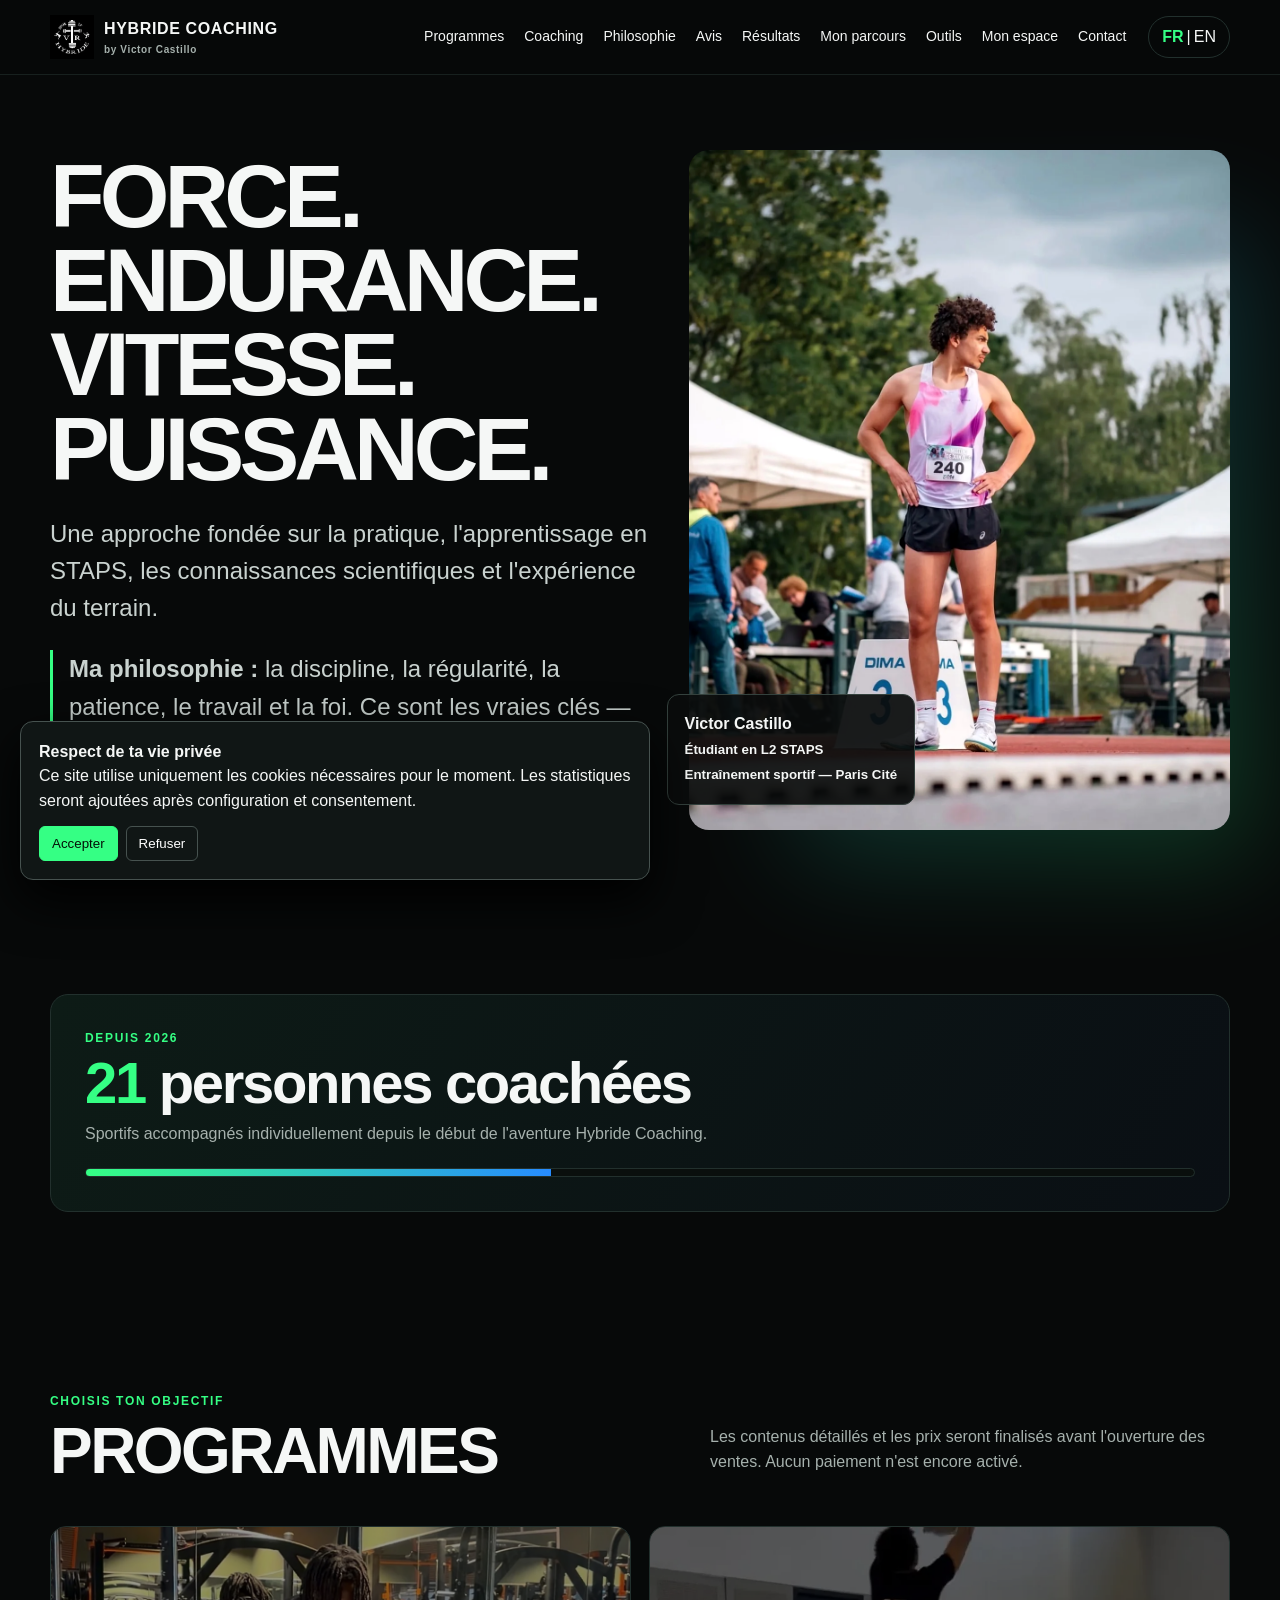
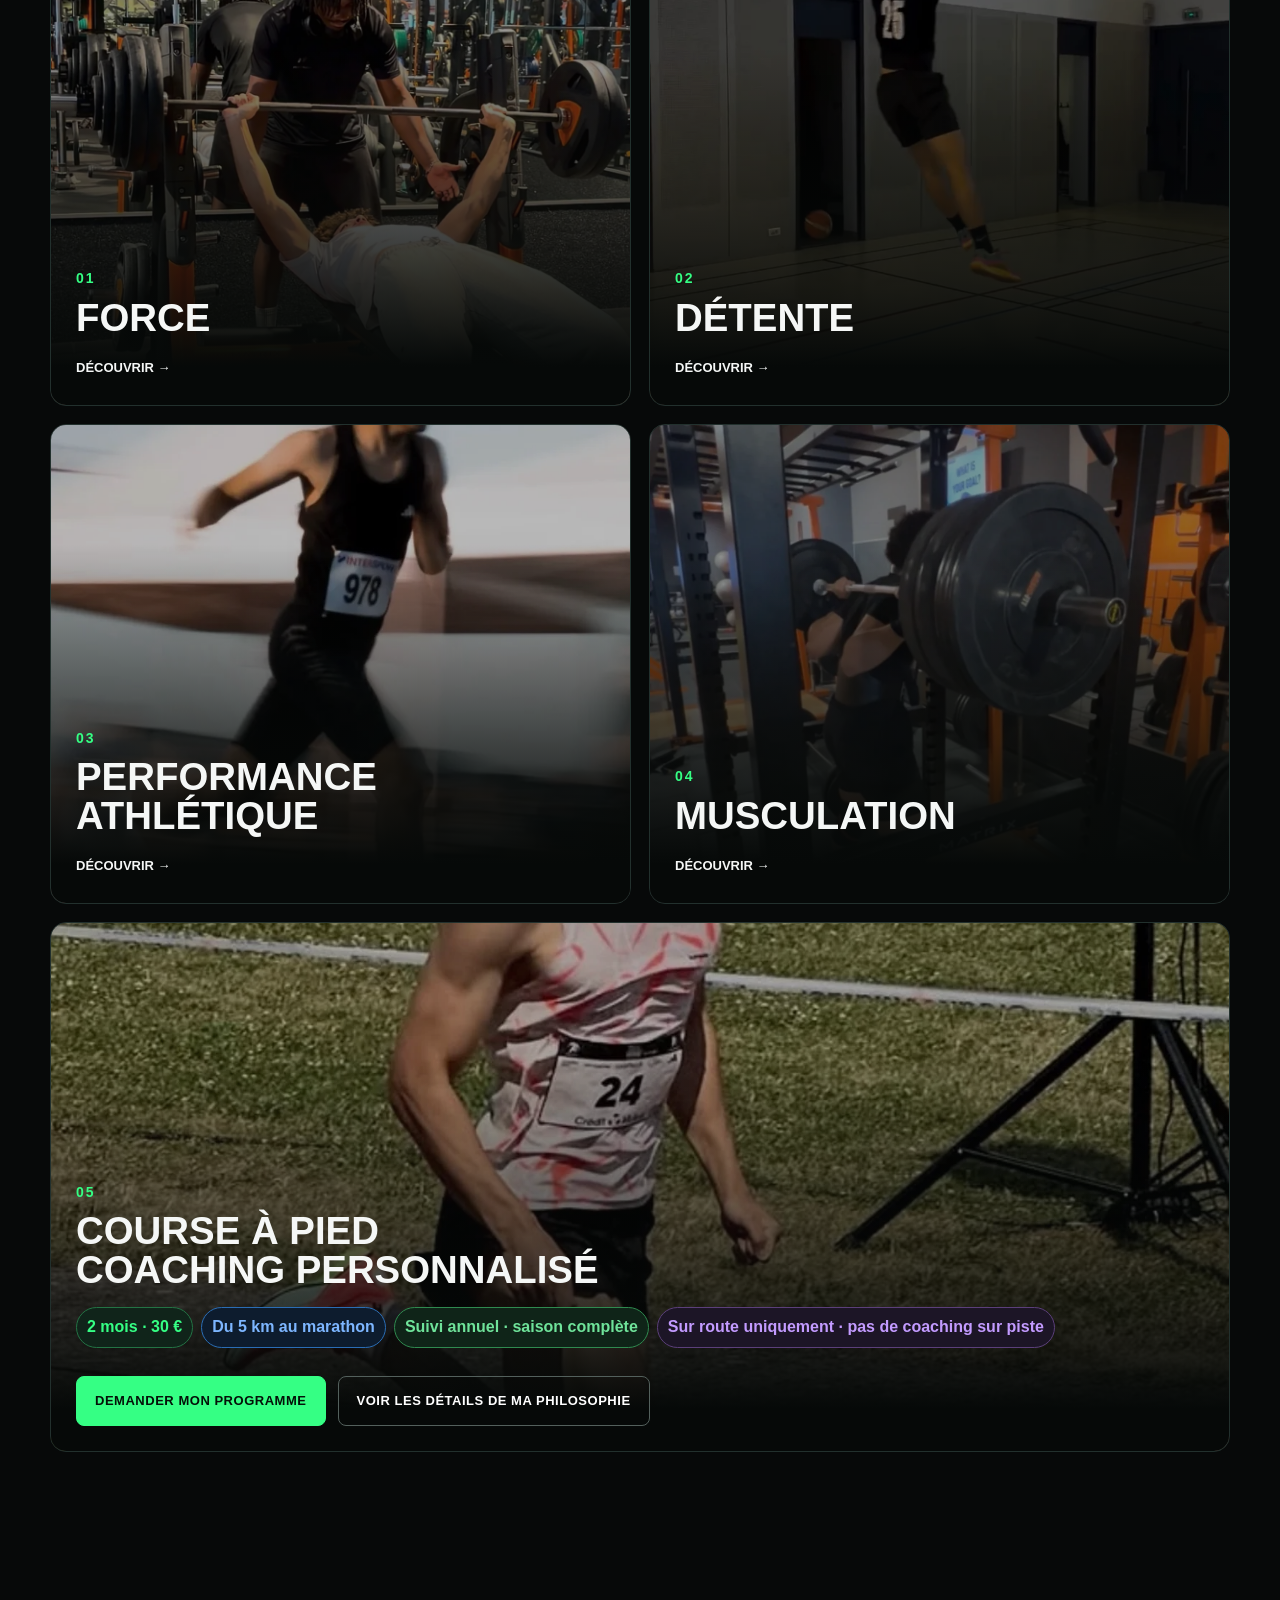
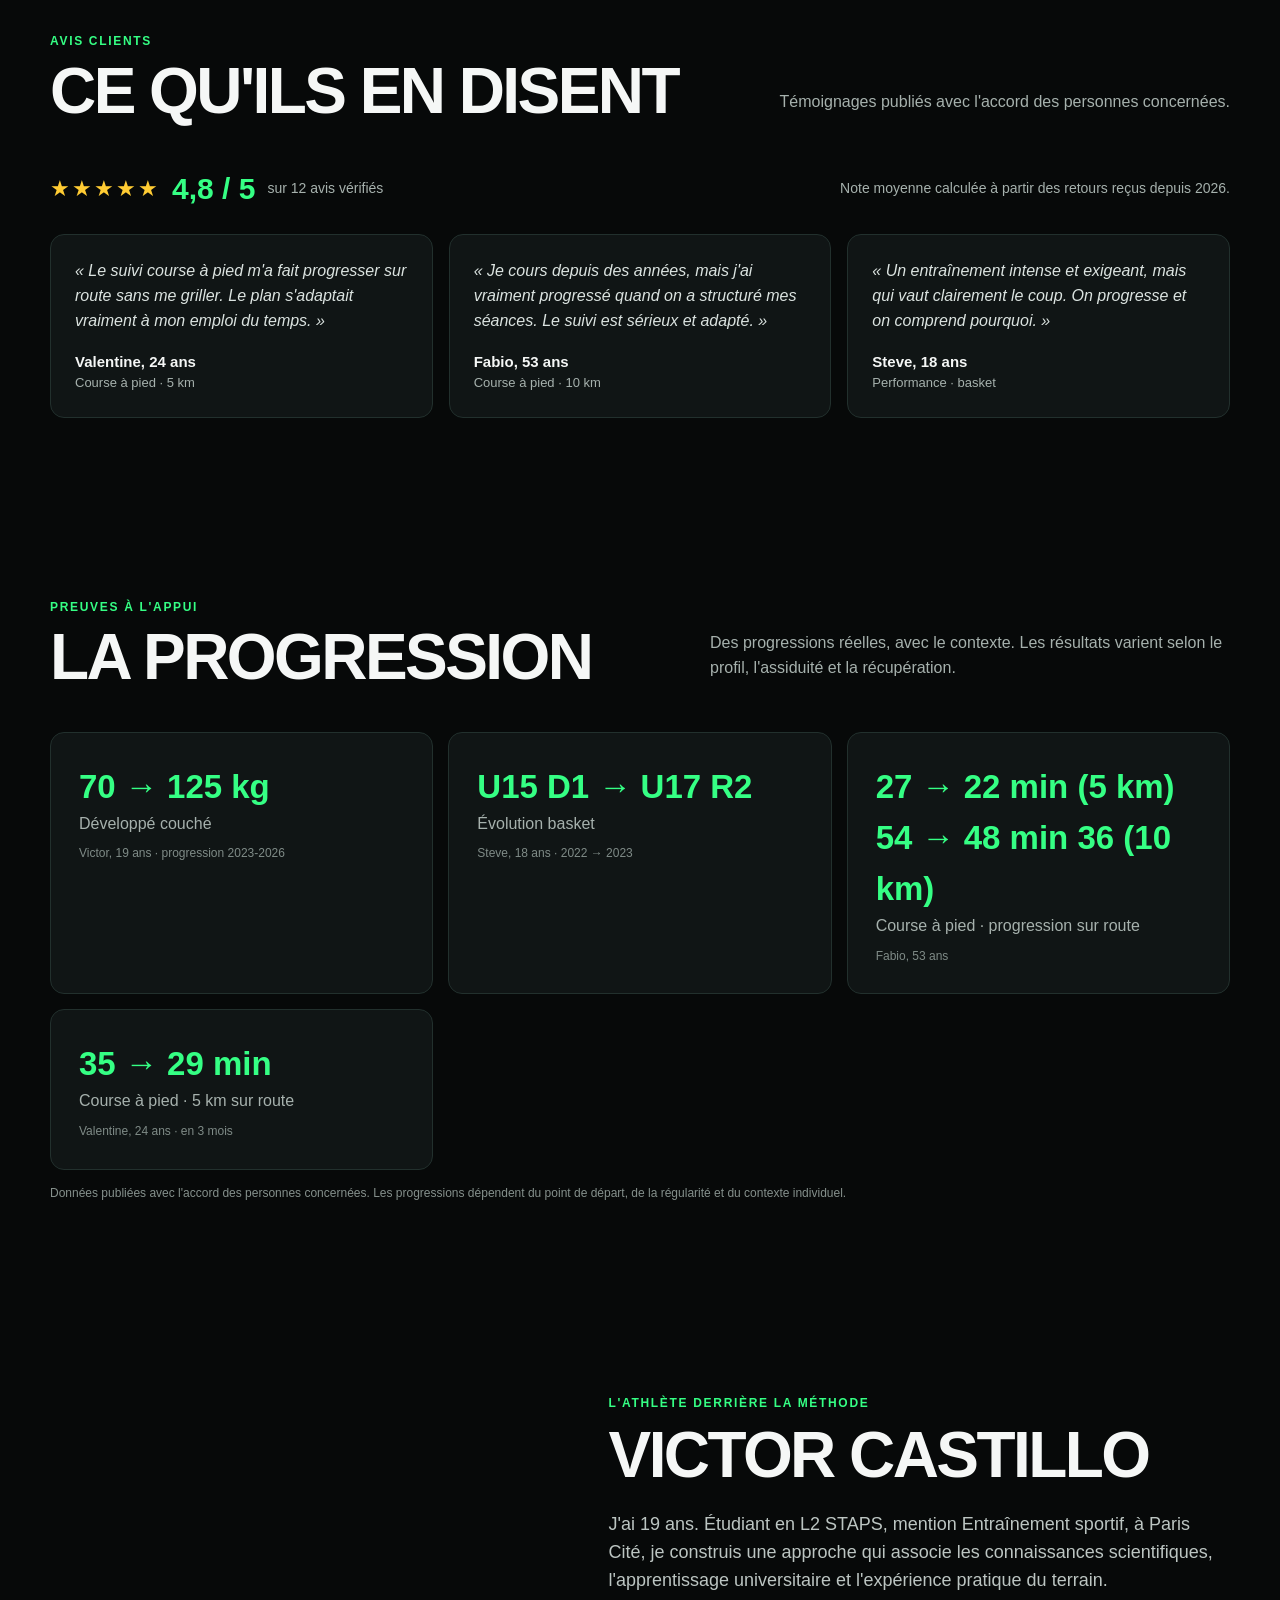
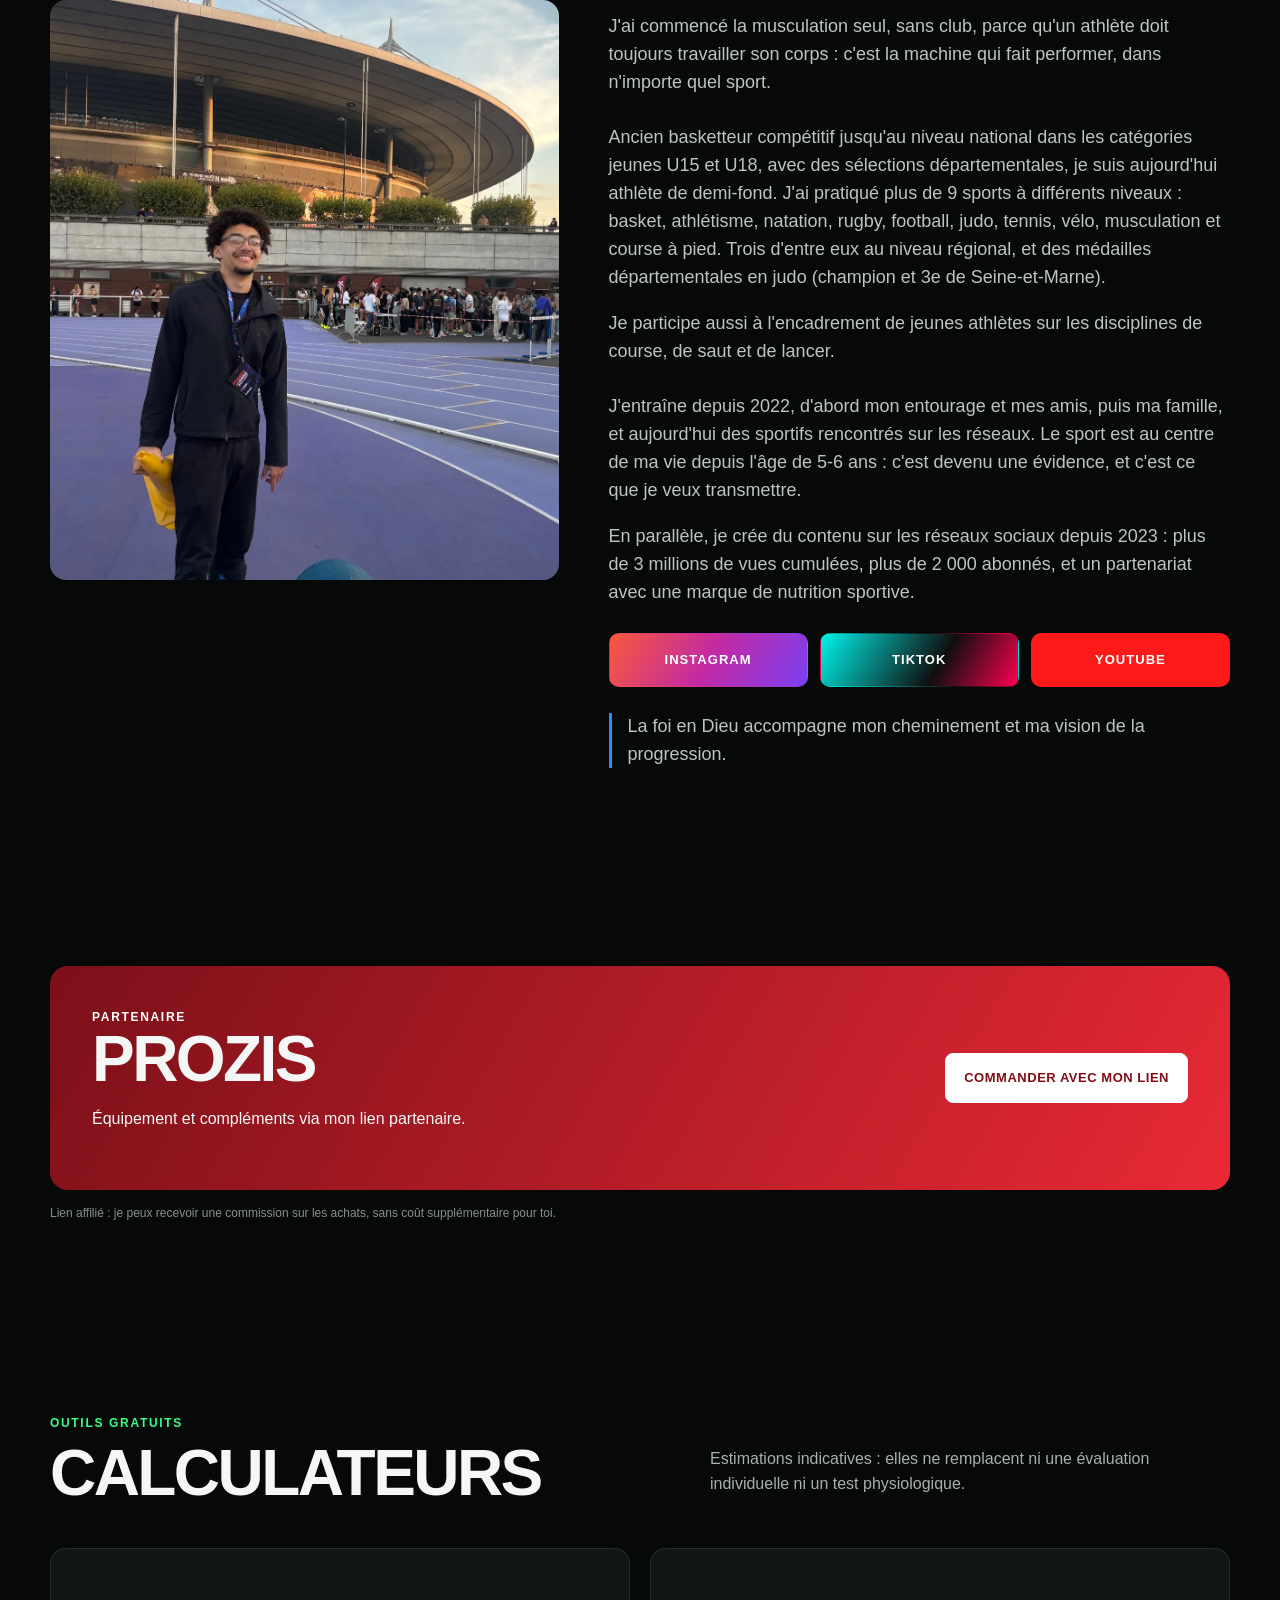
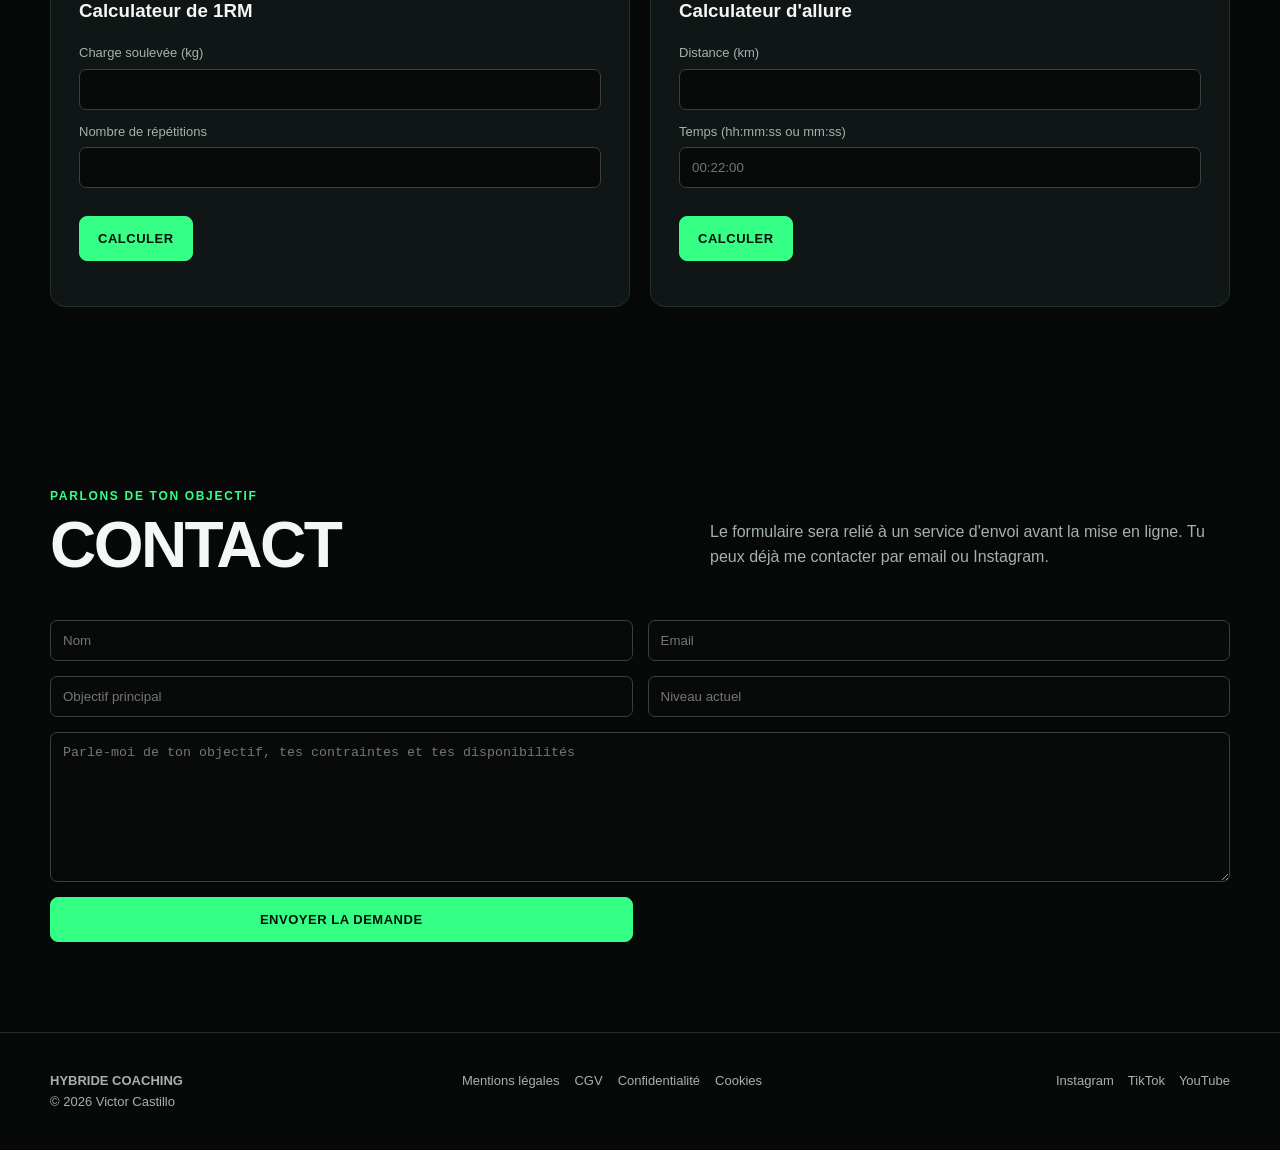
<file: index.html>
<!doctype html><html lang="fr"><head><meta charset="utf-8"><meta name="viewport" content="width=device-width,initial-scale=1"><title>Hybride Coaching — Sportif Hybride | Victor Castillo</title><meta name="description" content="Force, endurance, vitesse, puissance. Une approche fondée sur la pratique, les connaissances scientifiques et l'expérience du terrain. Programmes et coaching personnalisé par Victor Castillo, étudiant en L2 STAPS à Paris Cité."><meta property="og:title" content="Hybride Coaching — La performance se construit. Chaque jour."><meta property="og:description" content="Force. Endurance. Vitesse. Puissance. Programmes et coaching personnalisé."><meta property="og:type" content="website"><link rel="stylesheet" href="style.css"></head><body>
<header class="top"><nav class="nav wrap"><a class="brand" href="index.html"><img src="assets/logo.webp" alt="Logo Hybride Coaching"><span>HYBRIDE COACHING<small>by Victor Castillo</small></span></a><div class="links"><a href="#programmes">Programmes</a><a href="#coaching">Coaching</a><a href="#philosophie">Philosophie</a><a href="#avis">Avis</a><a href="#resultats">Résultats</a><a href="#parcours">Mon parcours</a><a href="#outils">Outils</a><a href="compte.html">Mon espace</a><a href="#contact">Contact</a></div><span class="lang"></span><button class="menu" aria-label="Ouvrir le menu">☰</button></nav></header>

<main>
<section class="wrap hero">
  <div>
    <h1>FORCE. ENDURANCE.<br>VITESSE. PUISSANCE.</h1>
    <p>Une approche fondée sur la pratique, l'apprentissage en STAPS, les connaissances scientifiques et l'expérience du terrain.</p>
    <p class="philo"><b>Ma philosophie :</b> la discipline, la régularité, la patience, le travail et la foi. Ce sont les vraies clés — bien avant n'importe quel programme.</p>
    <div class="buttons"><a class="btn" href="#programmes">DÉCOUVRIR LES PROGRAMMES</a><a class="btn alt" href="#coaching">COACHING PERSONNALISÉ</a></div>
  </div>
  <div class="hero-media"><img src="assets/hero.webp" alt="Victor Castillo sur une piste d'athlétisme"><div class="tag">Victor Castillo<br><small>Étudiant en L2 STAPS<br>Entraînement sportif — Paris Cité</small></div></div>
</section>

<section class="section wrap" id="compteur">
  <div class="counterbox">
    <div><div class="eyebrow">DEPUIS 2026</div><h2><span id="coachedCount">21</span> personnes coachées</h2><p>Sportifs accompagnés individuellement depuis le début de l'aventure Hybride Coaching.</p></div>
    <div class="counterbar"><div class="counterfill" id="counterFill"></div></div>
  </div>
</section>

<section class="section wrap" id="programmes">
  <div class="section-head"><div><div class="eyebrow">CHOISIS TON OBJECTIF</div><h2>PROGRAMMES</h2></div><p>Les contenus détaillés et les prix seront finalisés avant l'ouverture des ventes. Aucun paiement n'est encore activé.</p></div>
  <div class="grid">
    <article class="card"><img src="assets/force.webp" alt="Accompagnement au développé couché"><div class="card-body"><span class="num">01</span><h3>FORCE</h3><a href="#contact">DÉCOUVRIR →</a></div></article>
    <article class="card"><img src="assets/detente.webp" alt="Travail de détente au basket"><div class="card-body"><span class="num">02</span><h3>DÉTENTE</h3><a href="#contact">DÉCOUVRIR →</a></div></article>
    <article class="card"><img class="wide-shot" src="assets/performance.webp" alt="Victor Castillo en course, plan large"><div class="card-body"><span class="num">03</span><h3>PERFORMANCE ATHLÉTIQUE</h3><a href="#contact">DÉCOUVRIR →</a></div></article>
    <article class="card"><img src="assets/musculation.webp" alt="Séance de musculation"><div class="card-body"><span class="num">04</span><h3>MUSCULATION</h3><a href="#contact">DÉCOUVRIR →</a></div></article>
    <article class="card wide" id="coaching"><img class="wide-shot" src="assets/running.webp" alt="Victor Castillo en course sur piste, plan large"><div class="card-body"><span class="num">05</span><h3>COURSE À PIED<br>COACHING PERSONNALISÉ</h3><div class="pills"><span class="pill">2 mois · 30 €</span><span class="pill pill-blue">Du 5 km au marathon</span><span class="pill pill-green2">Suivi annuel · saison complète</span><span class="pill pill-track">Sur route uniquement · pas de coaching sur piste</span></div>
<div class="buttons"><a class="btn" href="#contact">DEMANDER MON PROGRAMME</a><button class="btn alt" id="philoBtn" type="button">VOIR LES DÉTAILS DE MA PHILOSOPHIE</button></div></div></article>
  </div>
</section>


<section class="section wrap philclosed" id="philosophie">
  <div class="section-head"><div><div class="eyebrow">COACHING COURSE À PIED</div><h2>MA PHILOSOPHIE D'ENTRAÎNEMENT</h2></div><p>Un accompagnement construit sur une saison entière, pas sur un programme générique.</p></div>
  <div class="philgrid">
    <div class="philcard"><span class="num">01</span><h3>Une saison complète</h3><p>Le suivi peut couvrir toute une année sportive. On construit sur la durée, avec des cycles qui s'enchaînent au lieu de repartir de zéro.</p></div>
    <div class="philcard"><span class="num">02</span><h3>Hiver : volume</h3><p>En hiver, on construit la base aérobie : plus de volume, des allures faciles, un travail d'endurance qui prépare le reste de la saison.</p></div>
    <div class="philcard"><span class="num">03</span><h3>Été : qualité</h3><p>En été, le volume baisse et la qualité monte : allures plus rapides, travail de vitesse et d'explosivité, pour être complet.</p></div>
    <div class="philcard"><span class="num">04</span><h3>Mes points forts d'abord</h3><p>Je travaille d'abord ce que tu fais déjà bien. Un point fort solidifié devient une arme, et tire le reste vers le haut.</p></div>
    <div class="philcard"><span class="num">05</span><h3>Volume adapté au niveau</h3><p>Selon ton niveau et ton emploi du temps, le nombre de séances par semaine varie de 3 à 6. Jamais moins de 3, jamais plus de 6.</p></div>
    <div class="philcard"><span class="num">06</span><h3>Entraînement croisé</h3><p>Vélo et musculation ajoutent du volume sans ajouter de fatigue excessive ni de risque de blessure. La musculation sert aussi à prévenir les blessures.</p></div>
    <div class="philcard"><span class="num">07</span><h3>Décharge toutes les 4 semaines</h3><p>Toutes les 4 semaines, une semaine allégée pour assimiler le travail et éviter la stagnation.</p></div>
    <div class="philcard"><span class="num">08</span><h3>Double projet possible</h3><p>On peut viser plusieurs distances dans la même saison : par exemple un 10 km et un semi, chacun avec sa préparation spécifique.</p></div>
  </div>
  <div class="philex">
    <div class="eyebrow">EXEMPLE RÉEL</div>
    <h3>Comment ça s'est passé pour Fabio</h3>
    <p>Un exemple concret d'organisation sur une saison, avec ses contraintes de vie et son emploi du temps.</p>
    <div class="philgrid small">
      <div class="philcard"><h3>La semaine</h3><p>Deux séances de course en période générale, trois en période proche de compétition, deux en affûtage. Deux à trois séances de musculation, plus une sortie vélo le week-end quand c'était possible.</p></div>
      <div class="philcard"><h3>Le volume</h3><p>15 km par semaine au départ, jusqu'à 30 km maximum. Une progression très graduelle, sans forcer.</p></div>
      <div class="philcard"><h3>Les objectifs</h3><p>Des cycles enchaînés, avec une course environ tous les deux mois. De quoi rester motivé sans s'épuiser.</p></div>
      <div class="philcard"><h3>L'affûtage</h3><p>Avant une course : moins de musculation, plus de travail spécifique, même volume mais plus de qualité, pour être prêt le jour J.</p></div>
    </div>
    <p class="notice">Chaque plan est construit sur mesure. Cet exemple montre une organisation possible, pas un modèle à reproduire à l'identique.</p>
  </div>
</section>

<section class="section wrap" id="avis">
  <div class="section-head"><div><div class="eyebrow">AVIS CLIENTS</div><h2>CE QU'ILS EN DISENT</h2></div><p>Témoignages publiés avec l'accord des personnes concernées.</p></div>
  <div class="avistop">
    <div class="note"><span class="stars">★★★★★</span><b>4,8 / 5</b><span class="muted">sur 12 avis vérifiés</span></div>
    <div class="muted">Note moyenne calculée à partir des retours reçus depuis 2026.</div>
  </div>
  <div class="avislist">
    <figure class="avis"><blockquote>« Le suivi course à pied m'a fait progresser sur route sans me griller. Le plan s'adaptait vraiment à mon emploi du temps. »</blockquote><figcaption><b>Valentine, 24 ans</b><span>Course à pied · 5 km</span></figcaption></figure>
    <figure class="avis"><blockquote>« Je cours depuis des années, mais j'ai vraiment progressé quand on a structuré mes séances. Le suivi est sérieux et adapté. »</blockquote><figcaption><b>Fabio, 53 ans</b><span>Course à pied · 10 km</span></figcaption></figure>
    <figure class="avis"><blockquote>« Un entraînement intense et exigeant, mais qui vaut clairement le coup. On progresse et on comprend pourquoi. »</blockquote><figcaption><b>Steve, 18 ans</b><span>Performance · basket</span></figcaption></figure>
  </div>
</section>

<section class="section wrap" id="resultats">
  <div class="section-head"><div><div class="eyebrow">PREUVES À L'APPUI</div><h2>LA PROGRESSION</h2></div><p>Des progressions réelles, avec le contexte. Les résultats varient selon le profil, l'assiduité et la récupération.</p></div>
  <div class="proofs">
    <div class="proof"><strong>70 → 125 kg</strong><span>Développé couché</span><small>Victor, 19 ans · progression 2023-2026</small></div>
    <div class="proof"><strong>U15 D1 → U17 R2</strong><span>Évolution basket</span><small>Steve, 18 ans · 2022 → 2023</small></div>
    <div class="proof"><strong>27 → 22 min (5 km)<br>54 → 48 min 36 (10 km)</strong><span>Course à pied · progression sur route</span><small>Fabio, 53 ans</small></div>
    <div class="proof"><strong>35 → 29 min</strong><span>Course à pied · 5 km sur route</span><small>Valentine, 24 ans · en 3 mois</small></div>
  </div>
  <p class="notice">Données publiées avec l'accord des personnes concernées. Les progressions dépendent du point de départ, de la régularité et du contexte individuel.</p>
</section>

<section class="section wrap split" id="parcours">
  <img src="assets/coach.webp" alt="Victor Castillo lors d'un événement d'athlétisme">
  <div class="copy">
    <div class="eyebrow">L'ATHLÈTE DERRIÈRE LA MÉTHODE</div>
    <h2>VICTOR CASTILLO</h2>
    <p>J'ai 19 ans. Étudiant en L2 STAPS, mention Entraînement sportif, à Paris Cité, je construis une approche qui associe les connaissances scientifiques, l'apprentissage universitaire et l'expérience pratique du terrain.</p>
    <p>J'ai commencé la musculation seul, sans club, parce qu'un athlète doit toujours travailler son corps : c'est la machine qui fait performer, dans n'importe quel sport.<br><br>Ancien basketteur compétitif jusqu'au niveau national dans les catégories jeunes U15 et U18, avec des sélections départementales, je suis aujourd'hui athlète de demi-fond. J'ai pratiqué plus de 9 sports à différents niveaux : basket, athlétisme, natation, rugby, football, judo, tennis, vélo, musculation et course à pied. Trois d'entre eux au niveau régional, et des médailles départementales en judo (champion et 3e de Seine-et-Marne).</p>
    <p>Je participe aussi à l'encadrement de jeunes athlètes sur les disciplines de course, de saut et de lancer.<br><br>J'entraîne depuis 2022, d'abord mon entourage et mes amis, puis ma famille, et aujourd'hui des sportifs rencontrés sur les réseaux. Le sport est au centre de ma vie depuis l'âge de 5-6 ans : c'est devenu une évidence, et c'est ce que je veux transmettre.</p>
    <p>En parallèle, je crée du contenu sur les réseaux sociaux depuis 2023 : plus de 3 millions de vues cumulées, plus de 2 000 abonnés, et un partenariat avec une marque de nutrition sportive.</p>
    <div class="socials big">
      <a class="social insta" href="https://www.instagram.com/sportifhybride" target="_blank" rel="noopener">INSTAGRAM</a>
      <a class="social tiktok" href="https://www.tiktok.com/@sportifhybride" target="_blank" rel="noopener">TIKTOK</a>
      <a class="social yt" href="https://www.youtube.com/@victor800m" target="_blank" rel="noopener">YOUTUBE</a>
    </div>
    <p class="faith">La foi en Dieu accompagne mon cheminement et ma vision de la progression.</p>
  </div>
</section>

<section class="section wrap" id="sponsor">
  <div class="prozis"><div><div class="eyebrow" style="color:white">PARTENAIRE</div><h2>PROZIS</h2><p>Équipement et compléments via mon lien partenaire.</p></div><a class="btn" href="https://prozis.com/1v2C6" target="_blank" rel="sponsored noopener">COMMANDER AVEC MON LIEN</a></div>
  <p class="notice">Lien affilié : je peux recevoir une commission sur les achats, sans coût supplémentaire pour toi.</p>
</section>

<section class="section wrap" id="outils">
  <div class="section-head"><div><div class="eyebrow">OUTILS GRATUITS</div><h2>CALCULATEURS</h2></div><p>Estimations indicatives : elles ne remplacent ni une évaluation individuelle ni un test physiologique.</p></div>
  <div class="tools">
    <div class="tool"><h3>Calculateur de 1RM</h3><label for="rmWeight">Charge soulevée (kg)</label><input id="rmWeight" type="number" min="1"><label for="rmReps">Nombre de répétitions</label><input id="rmReps" type="number" min="1" max="15"><div class="buttons"><button class="btn" id="rmBtn">CALCULER</button></div><div class="result" id="rmOut"></div></div>
    <div class="tool"><h3>Calculateur d'allure</h3><label for="distance">Distance (km)</label><input id="distance" type="number" step="0.01" min="0.1"><label for="time">Temps (hh:mm:ss ou mm:ss)</label><input id="time" placeholder="00:22:00"><div class="buttons"><button class="btn" id="paceBtn">CALCULER</button></div><div class="result" id="paceOut"></div></div>
  </div>
</section>

<section class="section wrap" id="contact">
  <div class="section-head"><div><div class="eyebrow">PARLONS DE TON OBJECTIF</div><h2>CONTACT</h2></div><p>Le formulaire sera relié à un service d'envoi avant la mise en ligne. Tu peux déjà me contacter par email ou Instagram.</p></div>
  <form class="contact" action="mailto:castillovictor77600@gmail.com" method="post" enctype="text/plain"><input name="nom" placeholder="Name" data-ph-fr="Nom" required><input name="email" type="email" placeholder="Email" data-ph-fr="Email" required><input name="objectif" placeholder="Main goal" data-ph-fr="Objectif principal"><input name="niveau" placeholder="Current level" data-ph-fr="Niveau actuel"><textarea name="message" placeholder="Tell me about your goal, your constraints and your availability" data-ph-fr="Parle-moi de ton objectif, tes contraintes et tes disponibilités" required></textarea><button class="btn" type="submit">ENVOYER LA DEMANDE</button></form>
</section>
</main>
<footer class="footer"><div class="wrap footer-row"><div><b>HYBRIDE COACHING</b><br>© 2026 Victor Castillo</div><div class="legal"><a href="mentions-legales.html">Mentions légales</a><a href="cgv.html">CGV</a><a href="confidentialite.html">Confidentialité</a><a href="cookies.html">Cookies</a></div><div class="socials"><a href="https://www.instagram.com/sportifhybride" target="_blank" rel="noopener">Instagram</a><a href="https://www.tiktok.com/@sportifhybride" target="_blank" rel="noopener">TikTok</a><a href="https://www.youtube.com/@victor800m" target="_blank" rel="noopener">YouTube</a></div></div></footer>
<div class="cookie"><b>Respect de ta vie privée</b><div>Ce site utilise uniquement les cookies nécessaires pour le moment. Les statistiques seront ajoutées après configuration et consentement.</div><div class="cookie-actions"><button class="ok" data-cookie="necessary">Accepter</button><button data-cookie="refused">Refuser</button></div></div>
<script src="script.js"></script>
</body></html>
</file>
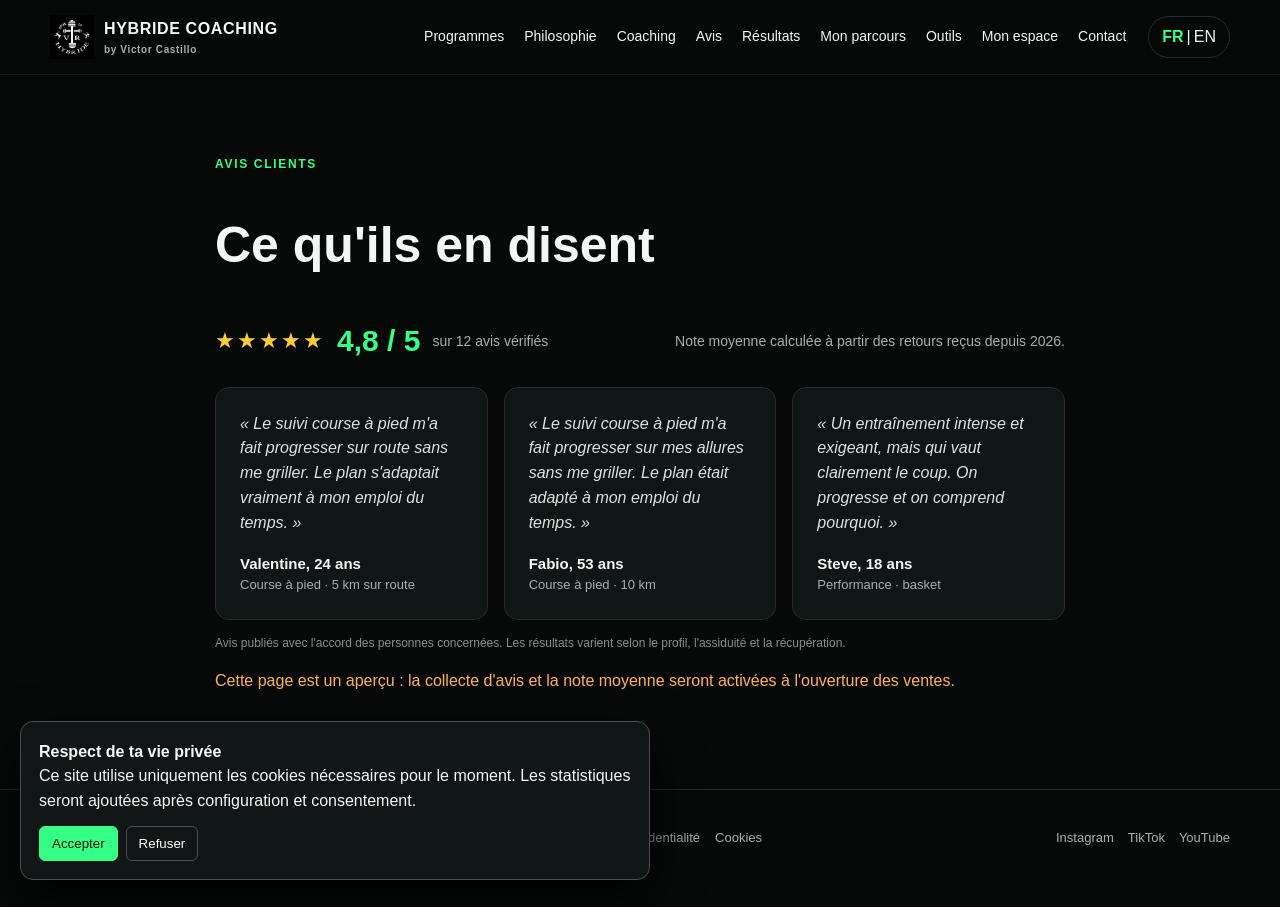
<file: avis.html>
<!doctype html><html lang="fr"><head><meta charset="utf-8"><meta name="viewport" content="width=device-width,initial-scale=1"><title>Avis clients — Hybride Coaching</title><meta name="description" content="Avis et retours des personnes accompagnées par Hybride Coaching : force, course à pied, performance athlétique."><link rel="stylesheet" href="style.css"></head><body>
<header class="top"><nav class="nav wrap"><a class="brand" href="index.html"><img src="assets/logo.webp" alt="Logo Hybride Coaching"><span>HYBRIDE COACHING<small>by Victor Castillo</small></span></a><div class="links"><a href="index.html#programmes">Programmes</a><a href="index.html#philosophie">Philosophie</a><a href="index.html#coaching">Coaching</a><a href="avis.html">Avis</a><a href="index.html#resultats">Résultats</a><a href="index.html#parcours">Mon parcours</a><a href="outils.html">Outils</a><a href="compte.html">Mon espace</a><a href="index.html#contact">Contact</a></div><span class="lang"></span><button class="menu" aria-label="Ouvrir le menu">☰</button></nav></header>
<main class="wrap legal-page">
  <div class="eyebrow">AVIS CLIENTS</div>
  <h1>Ce qu'ils en disent</h1>
  <div class="avistop">
    <div class="note"><span class="stars">★★★★★</span><b>4,8 / 5</b><span class="muted">sur 12 avis vérifiés</span></div>
    <div class="muted">Note moyenne calculée à partir des retours reçus depuis 2026.</div>
  </div>
  <div class="avislist">
    <figure class="avis"><blockquote>« Le suivi course à pied m'a fait progresser sur route sans me griller. Le plan s'adaptait vraiment à mon emploi du temps. »</blockquote><figcaption><b>Valentine, 24 ans</b><span>Course à pied · 5 km sur route</span></figcaption></figure>
    <figure class="avis"><blockquote>« Le suivi course à pied m'a fait progresser sur mes allures sans me griller. Le plan était adapté à mon emploi du temps. »</blockquote><figcaption><b>Fabio, 53 ans</b><span>Course à pied · 10 km</span></figcaption></figure>
    <figure class="avis"><blockquote>« Un entraînement intense et exigeant, mais qui vaut clairement le coup. On progresse et on comprend pourquoi. »</blockquote><figcaption><b>Steve, 18 ans</b><span>Performance · basket</span></figcaption></figure>
  </div>
  <p class="notice">Avis publiés avec l'accord des personnes concernées. Les résultats varient selon le profil, l'assiduité et la récupération.</p>
  <p class="placeholder">Cette page est un aperçu : la collecte d'avis et la note moyenne seront activées à l'ouverture des ventes.</p>
</main>
<footer class="footer"><div class="wrap footer-row"><div><b>HYBRIDE COACHING</b><br>© 2026 Victor Castillo</div><div class="legal"><a href="mentions-legales.html">Mentions légales</a><a href="cgv.html">CGV</a><a href="confidentialite.html">Confidentialité</a><a href="cookies.html">Cookies</a></div><div class="socials"><a href="https://www.instagram.com/sportifhybride" target="_blank" rel="noopener">Instagram</a><a href="https://www.tiktok.com/@sportifhybride" target="_blank" rel="noopener">TikTok</a><a href="https://www.youtube.com/@victor800m" target="_blank" rel="noopener">YouTube</a></div></div></footer>
<div class="cookie"><b>Respect de ta vie privée</b><div>Ce site utilise uniquement les cookies nécessaires pour le moment. Les statistiques seront ajoutées après configuration et consentement.</div><div class="cookie-actions"><button class="ok" data-cookie="necessary">Accepter</button><button data-cookie="refused">Refuser</button></div></div>
<script src="script.js"></script>
</body></html>
</file>
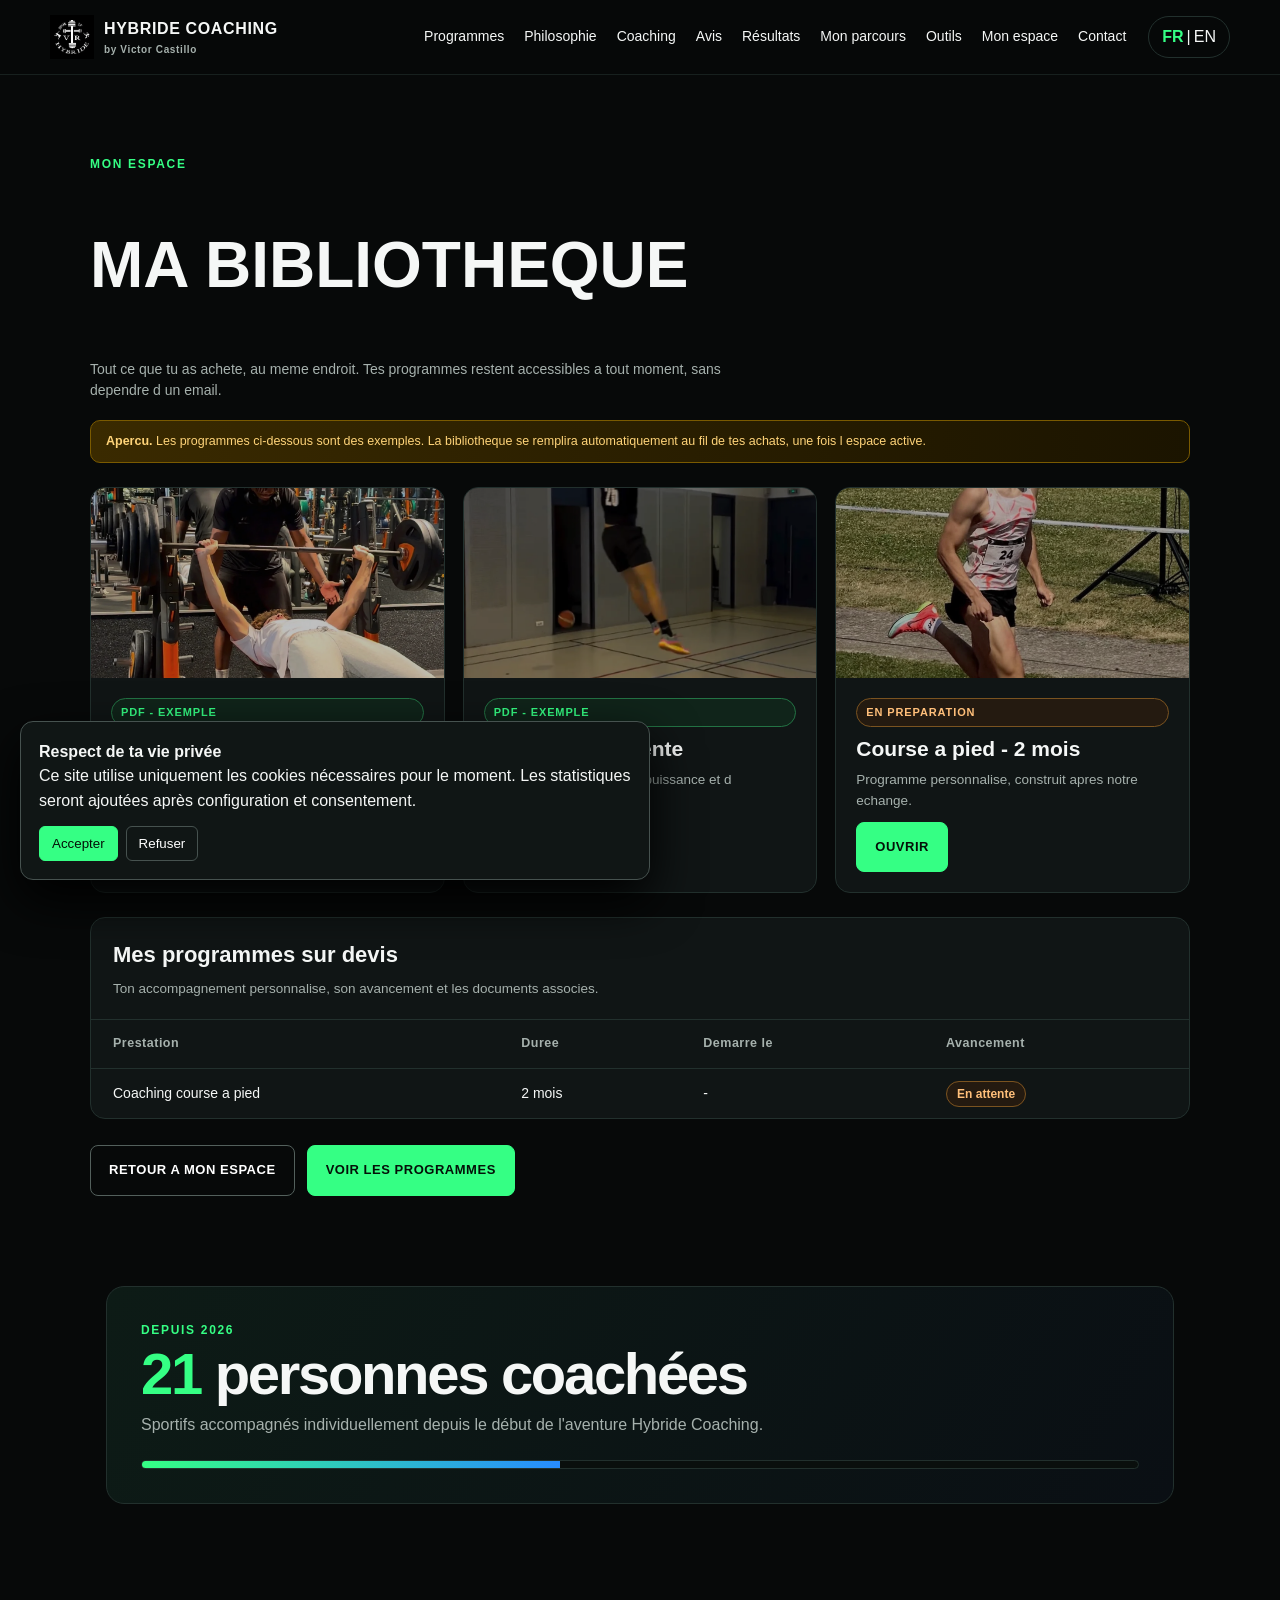
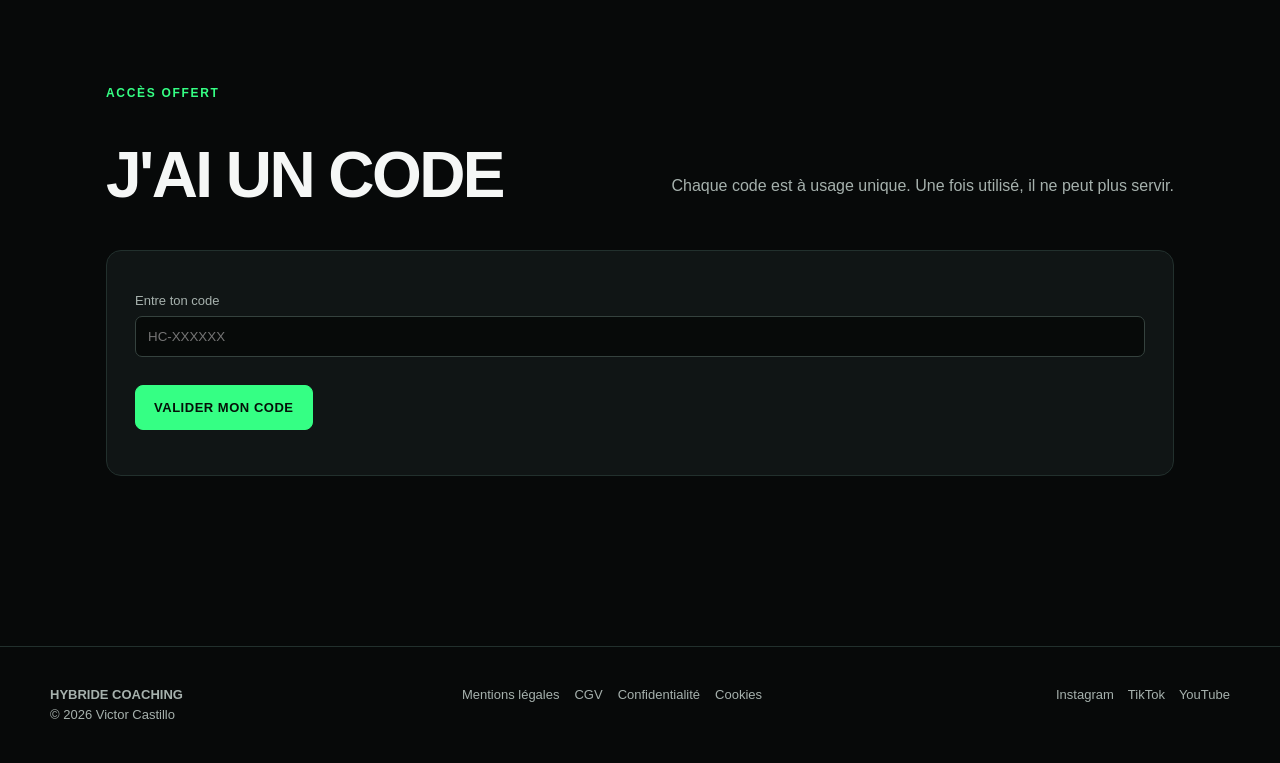
<file: bibliotheque.html>
<!doctype html><html lang="fr"><head><meta charset="utf-8"><meta name="viewport" content="width=device-width,initial-scale=1"><title>Ma bibliotheque - Hybride Coaching</title><meta name="robots" content="noindex"><link rel="stylesheet" href="style.css"></head><body><header class="top"><nav class="nav wrap"><a class="brand" href="index.html"><img src="assets/logo.webp" alt="Logo Hybride Coaching"><span>HYBRIDE COACHING<small>by Victor Castillo</small></span></a><div class="links"><a href="index.html#programmes">Programmes</a><a href="index.html#philosophie">Philosophie</a><a href="index.html#coaching">Coaching</a><a href="avis.html">Avis</a><a href="index.html#resultats">Résultats</a><a href="index.html#parcours">Mon parcours</a><a href="outils.html">Outils</a><a href="espace.html">Mon espace</a><a href="index.html#contact">Contact</a></div><span class="lang"></span><button class="menu" aria-label="Ouvrir le menu">☰</button></nav></header>
<main class="wrap legal-page" style="max-width:1100px">
<div class="eyebrow">MON ESPACE</div><h1 style="font-size:clamp(38px,6vw,64px)">MA BIBLIOTHEQUE</h1>
<p class="muted" style="max-width:680px">Tout ce que tu as achete, au meme endroit. Tes programmes restent accessibles a tout moment, sans dependre d un email.</p>

<div class="warn"><b>Apercu.</b> Les programmes ci-dessous sont des exemples. La bibliotheque se remplira automatiquement au fil de tes achats, une fois l espace active.</div>

<div class="lib">
<article class="item"><img src="assets/force.webp" alt="Programme Force"><div class="item-body"><span class="badge">PDF - EXEMPLE</span><h3>Programme Force</h3><p>Bloc de developpement de la force sur les mouvements principaux.</p><a class="btn" href="compte.html">OUVRIR</a></div></article>
<article class="item"><img src="assets/detente.webp" alt="Programme Detente"><div class="item-body"><span class="badge">PDF - EXEMPLE</span><h3>Programme Detente</h3><p>Travail de saut vertical, de puissance et d explosivite.</p><a class="btn" href="compte.html">OUVRIR</a></div></article>
<article class="item"><img src="assets/running.webp" alt="Course a pied"><div class="item-body"><span class="badge soon">EN PREPARATION</span><h3>Course a pied - 2 mois</h3><p>Programme personnalise, construit apres notre echange.</p><a class="btn" href="compte.html">OUVRIR</a></div></article>
</div>

<div class="orders">
  <div class="head"><h3>Mes programmes sur devis</h3><p class="muted" style="font-size:13.5px;margin:6px 0 0">Ton accompagnement personnalise, son avancement et les documents associes.</p></div>
  <table>
    <thead><tr><th>Prestation</th><th>Duree</th><th>Demarre le</th><th>Avancement</th></tr></thead>
    <tbody><tr><td>Coaching course a pied</td><td>2 mois</td><td>-</td><td><span class="status-pill wait">En attente</span></td></tr></tbody>
  </table>
</div>

<div class="buttons" style="margin-top:26px"><a class="btn alt" href="espace.html">RETOUR A MON ESPACE</a><a class="btn" href="index.html#programmes">VOIR LES PROGRAMMES</a></div>
<section class="section wrap"><div class="counterbox"><div><div class="eyebrow">DEPUIS 2026</div><h2><span id="coachedCount">21</span> personnes coachées</h2><p>Sportifs accompagnés individuellement depuis le début de l'aventure Hybride Coaching.</p></div><div class="counterbar"><div class="counterfill" id="counterFill"></div></div></div></section>
<section class="section wrap"><div class="section-head"><div><div class="eyebrow">ACCÈS OFFERT</div><h2>J'AI UN CODE</h2></div><p>Chaque code est à usage unique. Une fois utilisé, il ne peut plus servir.</p></div><div class="tool"><label for="giftCode">Entre ton code</label><input id="giftCode" placeholder="HC-XXXXXX"><div class="buttons"><button class="btn" id="giftBtn">VALIDER MON CODE</button></div><div class="result" id="giftOut"></div></div></section>
</main><footer class="footer"><div class="wrap footer-row"><div><b>HYBRIDE COACHING</b><br>© 2026 Victor Castillo</div><div class="legal"><a href="mentions-legales.html">Mentions légales</a><a href="cgv.html">CGV</a><a href="confidentialite.html">Confidentialité</a><a href="cookies.html">Cookies</a></div><div class="socials"><a href="https://www.instagram.com/sportifhybride" target="_blank" rel="noopener">Instagram</a><a href="https://www.tiktok.com/@sportifhybride" target="_blank" rel="noopener">TikTok</a><a href="https://www.youtube.com/@victor800m" target="_blank" rel="noopener">YouTube</a></div></div></footer><div class="cookie"><b>Respect de ta vie privée</b><div>Ce site utilise uniquement les cookies nécessaires pour le moment. Les statistiques seront ajoutées après configuration et consentement.</div><div class="cookie-actions"><button class="ok" data-cookie="necessary">Accepter</button><button data-cookie="refused">Refuser</button></div></div><script src="script.js"></script></body></html>
</file>
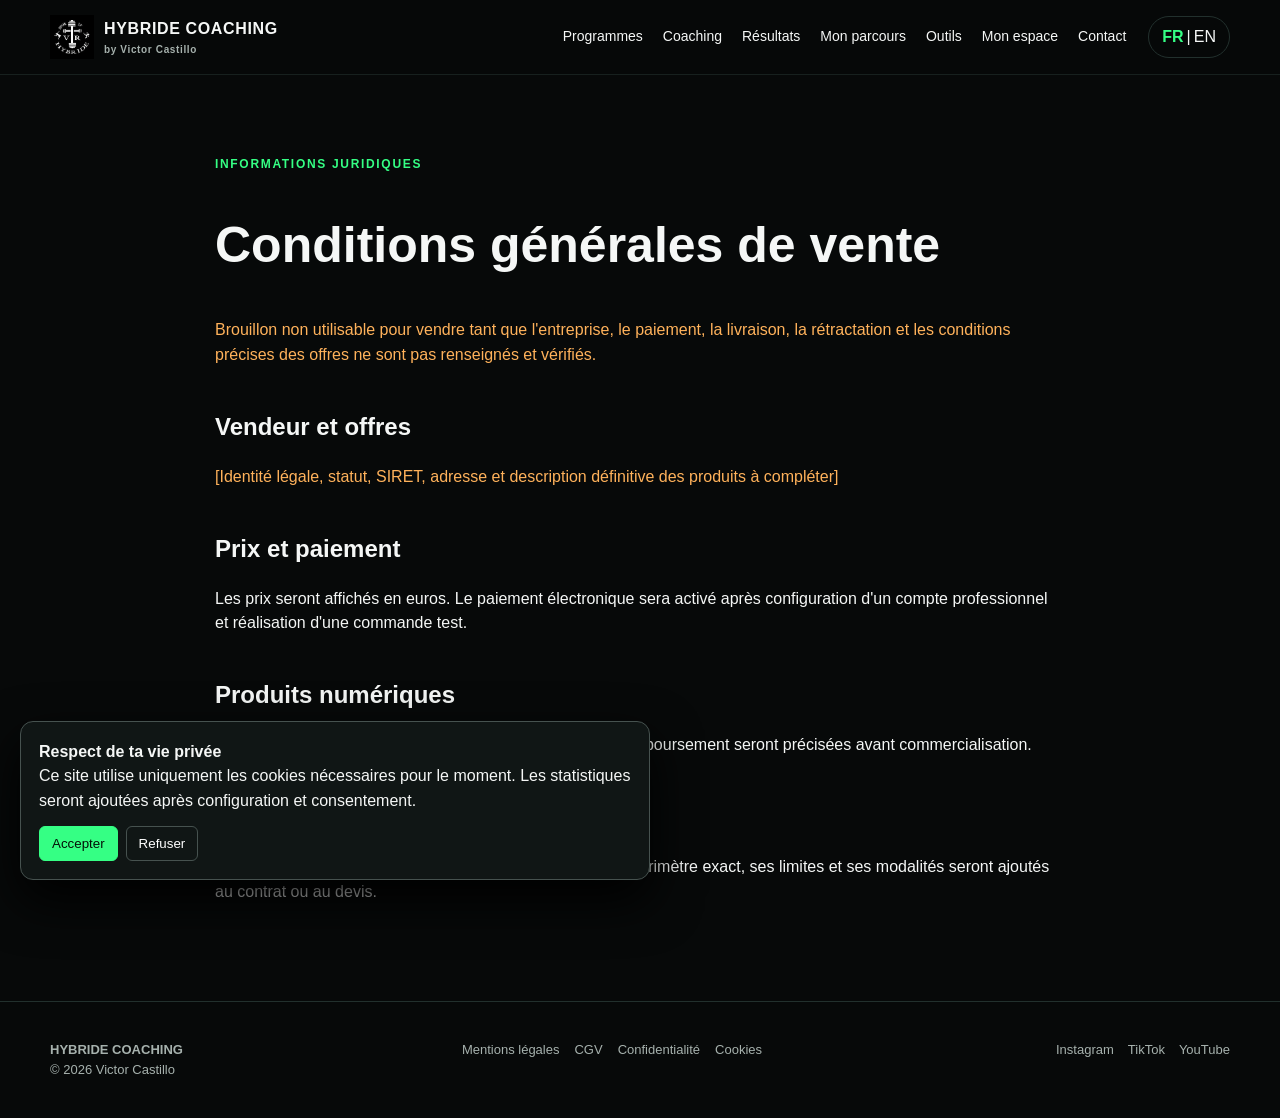
<file: cgv.html>
<!doctype html><html lang="fr"><head><meta charset="utf-8"><meta name="viewport" content="width=device-width,initial-scale=1"><title>Conditions générales de vente - Hybride Coaching</title><link rel="stylesheet" href="style.css"></head><body><header class="top"><nav class="nav wrap"><a class="brand" href="index.html"><img src="assets/logo.webp" alt="Logo Hybride Coaching"><span>HYBRIDE COACHING<small>by Victor Castillo</small></span></a><div class="links"><a href="index.html#programmes">Programmes</a><a href="index.html#coaching">Coaching</a><a href="index.html#resultats">Résultats</a><a href="index.html#parcours">Mon parcours</a><a href="outils.html">Outils</a><a href="espace.html">Mon espace</a><a href="index.html#contact">Contact</a></div><span class="lang"></span><button class="menu" aria-label="Ouvrir le menu">☰</button></nav></header><main class="wrap legal-page"><div class="eyebrow">INFORMATIONS JURIDIQUES</div><h1>Conditions générales de vente</h1><p class="placeholder">Brouillon non utilisable pour vendre tant que l'entreprise, le paiement, la livraison, la rétractation et les conditions précises des offres ne sont pas renseignés et vérifiés.</p><h2>Vendeur et offres</h2><p><span class="placeholder">[Identité légale, statut, SIRET, adresse et description définitive des produits à compléter]</span></p><h2>Prix et paiement</h2><p>Les prix seront affichés en euros. Le paiement électronique sera activé après configuration d'un compte professionnel et réalisation d'une commande test.</p><h2>Produits numériques</h2><p>Les modalités de livraison, d'accès, de rétractation et de remboursement seront précisées avant commercialisation.</p><h2>Coaching</h2><p>Le coaching course à pied annoncé est personnalisé. Son périmètre exact, ses limites et ses modalités seront ajoutés au contrat ou au devis.</p></main><footer class="footer"><div class="wrap footer-row"><div><b>HYBRIDE COACHING</b><br>© 2026 Victor Castillo</div><div class="legal"><a href="mentions-legales.html">Mentions légales</a><a href="cgv.html">CGV</a><a href="confidentialite.html">Confidentialité</a><a href="cookies.html">Cookies</a></div><div class="socials"><a href="https://www.instagram.com/sportifhybride" target="_blank" rel="noopener">Instagram</a><a href="https://www.tiktok.com/@sportifhybride" target="_blank" rel="noopener">TikTok</a><a href="https://www.youtube.com/@victor800m" target="_blank" rel="noopener">YouTube</a></div></div></footer><div class="cookie"><b>Respect de ta vie privée</b><div>Ce site utilise uniquement les cookies nécessaires pour le moment. Les statistiques seront ajoutées après configuration et consentement.</div><div class="cookie-actions"><button class="ok" data-cookie="necessary">Accepter</button><button data-cookie="refused">Refuser</button></div></div><script src="script.js"></script></body></html>
</file>
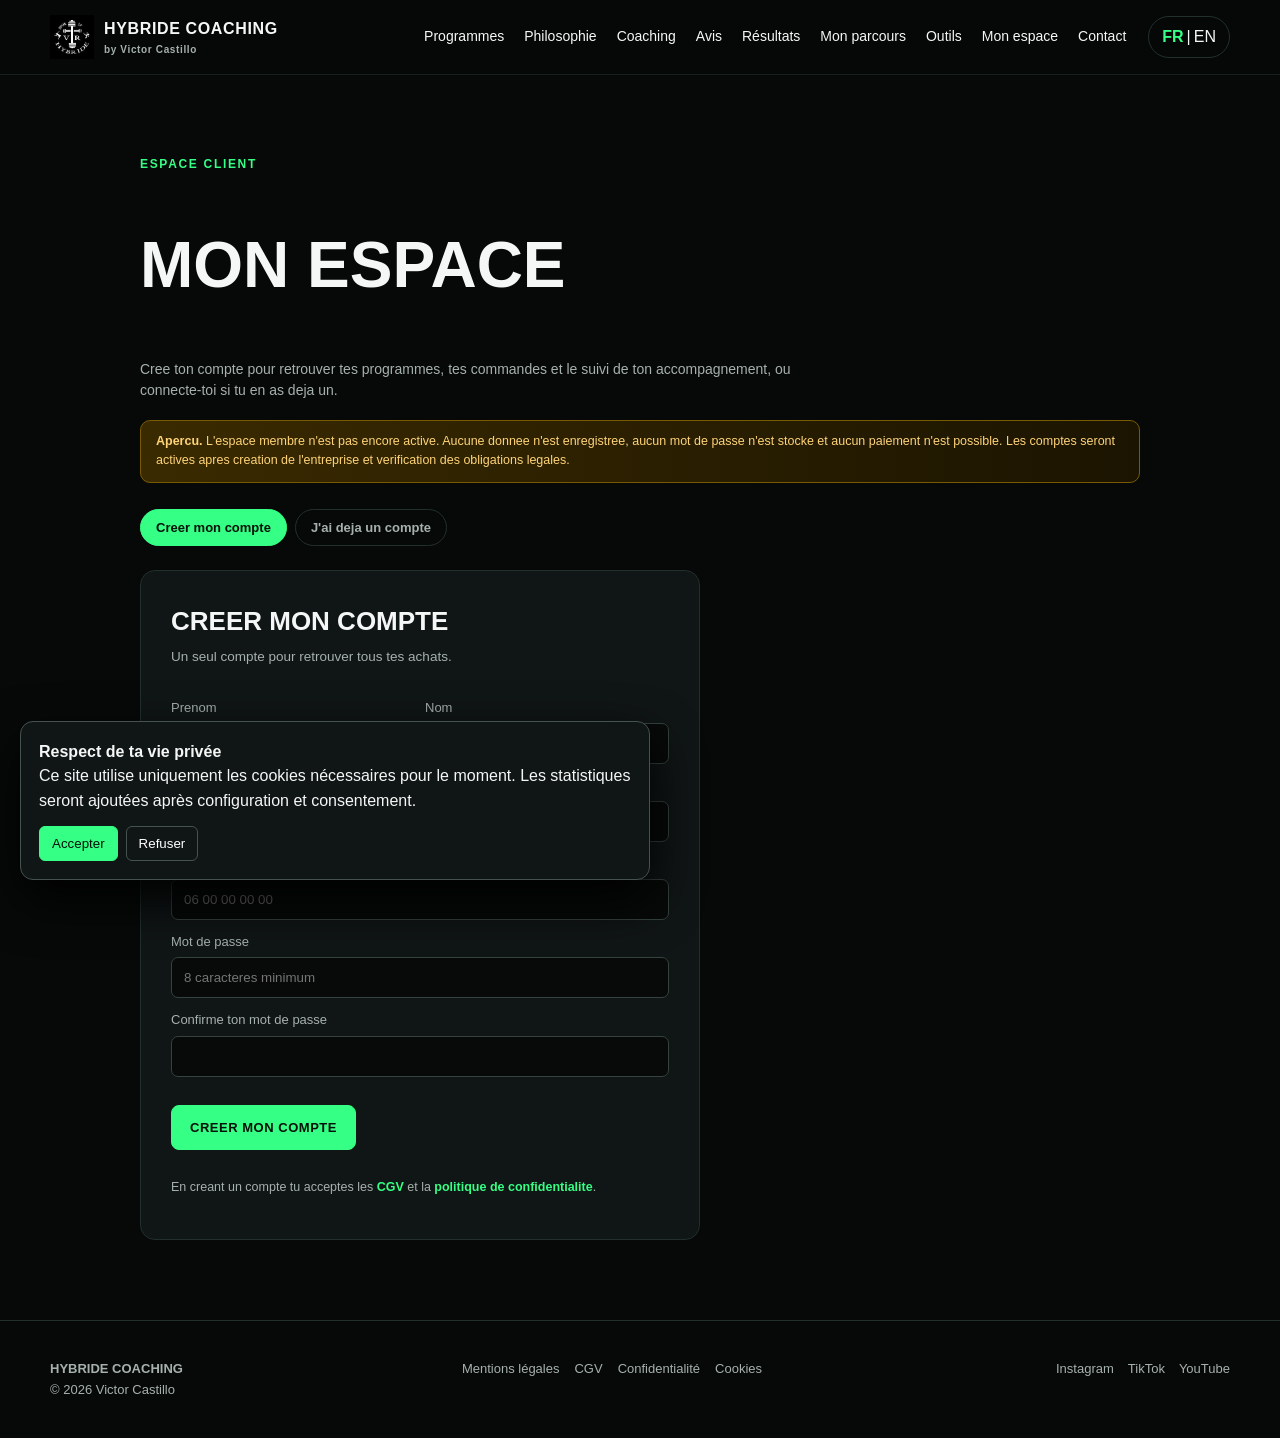
<file: compte.html>
<!doctype html><html lang="fr"><head><meta charset="utf-8"><meta name="viewport" content="width=device-width,initial-scale=1"><title>Mon espace - Hybride Coaching</title><meta name="robots" content="noindex"><link rel="stylesheet" href="style.css"></head><body><header class="top"><nav class="nav wrap"><a class="brand" href="index.html"><img src="assets/logo.webp" alt="Logo Hybride Coaching"><span>HYBRIDE COACHING<small>by Victor Castillo</small></span></a><div class="links"><a href="index.html#programmes">Programmes</a><a href="index.html#philosophie">Philosophie</a><a href="index.html#coaching">Coaching</a><a href="avis.html">Avis</a><a href="index.html#resultats">Résultats</a><a href="index.html#parcours">Mon parcours</a><a href="outils.html">Outils</a><a href="espace.html">Mon espace</a><a href="index.html#contact">Contact</a></div><span class="lang"></span><button class="menu" aria-label="Ouvrir le menu">☰</button></nav></header>
<main class="wrap legal-page" style="max-width:1000px">
<div class="eyebrow">ESPACE CLIENT</div><h1 style="font-size:clamp(38px,6vw,64px)">MON ESPACE</h1>
<p class="muted" style="max-width:680px">Cree ton compte pour retrouver tes programmes, tes commandes et le suivi de ton accompagnement, ou connecte-toi si tu en as deja un.</p>

<div class="warn"><b>Apercu.</b> L'espace membre n'est pas encore active. Aucune donnee n'est enregistree, aucun mot de passe n'est stocke et aucun paiement n'est possible. Les comptes seront actives apres creation de l'entreprise et verification des obligations legales.</div>

<div class="tabs">
  <button type="button" data-tabbtn="inscription" class="on">Creer mon compte</button>
  <button type="button" data-tabbtn="connexion">J'ai deja un compte</button>
</div>

<section data-tab="inscription">
  <div class="auth">
    <div class="tool" style="grid-column:1/-1;max-width:560px">
      <h3>CREER MON COMPTE</h3>
      <p class="hint">Un seul compte pour retrouver tous tes achats.</p>
      <fieldset>
        <div class="row">
          <div><label for="rPrenom">Prenom</label><input id="rPrenom" placeholder="Victor"></div>
          <div><label for="rNom">Nom</label><input id="rNom" placeholder="Castillo"></div>
        </div>
        <label for="rEmail">Email</label><input id="rEmail" type="email" placeholder="ton@email.com">
        <label for="rTel">Telephone (facultatif)</label><input id="rTel" type="tel" placeholder="06 00 00 00 00">
        <label for="rPwd">Mot de passe</label><input id="rPwd" type="password" placeholder="8 caracteres minimum">
        <label for="rPwd2">Confirme ton mot de passe</label><input id="rPwd2" type="password">
        <div class="buttons"><button class="btn" id="rBtn" type="button">CREER MON COMPTE</button></div>
        <p class="mini" id="rMsg"></p>
      </fieldset>
      <p class="mini">En creant un compte tu acceptes les <a href="cgv.html">CGV</a> et la <a href="confidentialite.html">politique de confidentialite</a>.</p>
    </div>
  </div>
</section>

<section data-tab="connexion" class="panel-off">
  <div class="auth">
    <div class="tool" style="grid-column:1/-1;max-width:560px">
      <h3>CONNEXION</h3>
      <p class="hint">Retrouve ta bibliotheque et tes commandes.</p>
      <fieldset>
        <label for="cEmail">Email</label><input id="cEmail" type="email" placeholder="ton@email.com">
        <label for="cPwd">Mot de passe</label><input id="cPwd" type="password">
        <div class="buttons"><button class="btn" id="cBtn" type="button">SE CONNECTER</button></div>
        <p class="mini"><a href="#" id="forgotLink">Mot de passe oublie ?</a></p>
        <p class="mini" id="cMsg"></p>
      </fieldset>
    </div>
  </div>
</section>
</main><footer class="footer"><div class="wrap footer-row"><div><b>HYBRIDE COACHING</b><br>© 2026 Victor Castillo</div><div class="legal"><a href="mentions-legales.html">Mentions légales</a><a href="cgv.html">CGV</a><a href="confidentialite.html">Confidentialité</a><a href="cookies.html">Cookies</a></div><div class="socials"><a href="https://www.instagram.com/sportifhybride" target="_blank" rel="noopener">Instagram</a><a href="https://www.tiktok.com/@sportifhybride" target="_blank" rel="noopener">TikTok</a><a href="https://www.youtube.com/@victor800m" target="_blank" rel="noopener">YouTube</a></div></div></footer><div class="cookie"><b>Respect de ta vie privée</b><div>Ce site utilise uniquement les cookies nécessaires pour le moment. Les statistiques seront ajoutées après configuration et consentement.</div><div class="cookie-actions"><button class="ok" data-cookie="necessary">Accepter</button><button data-cookie="refused">Refuser</button></div></div><script src="script.js"></script></body></html>
</file>
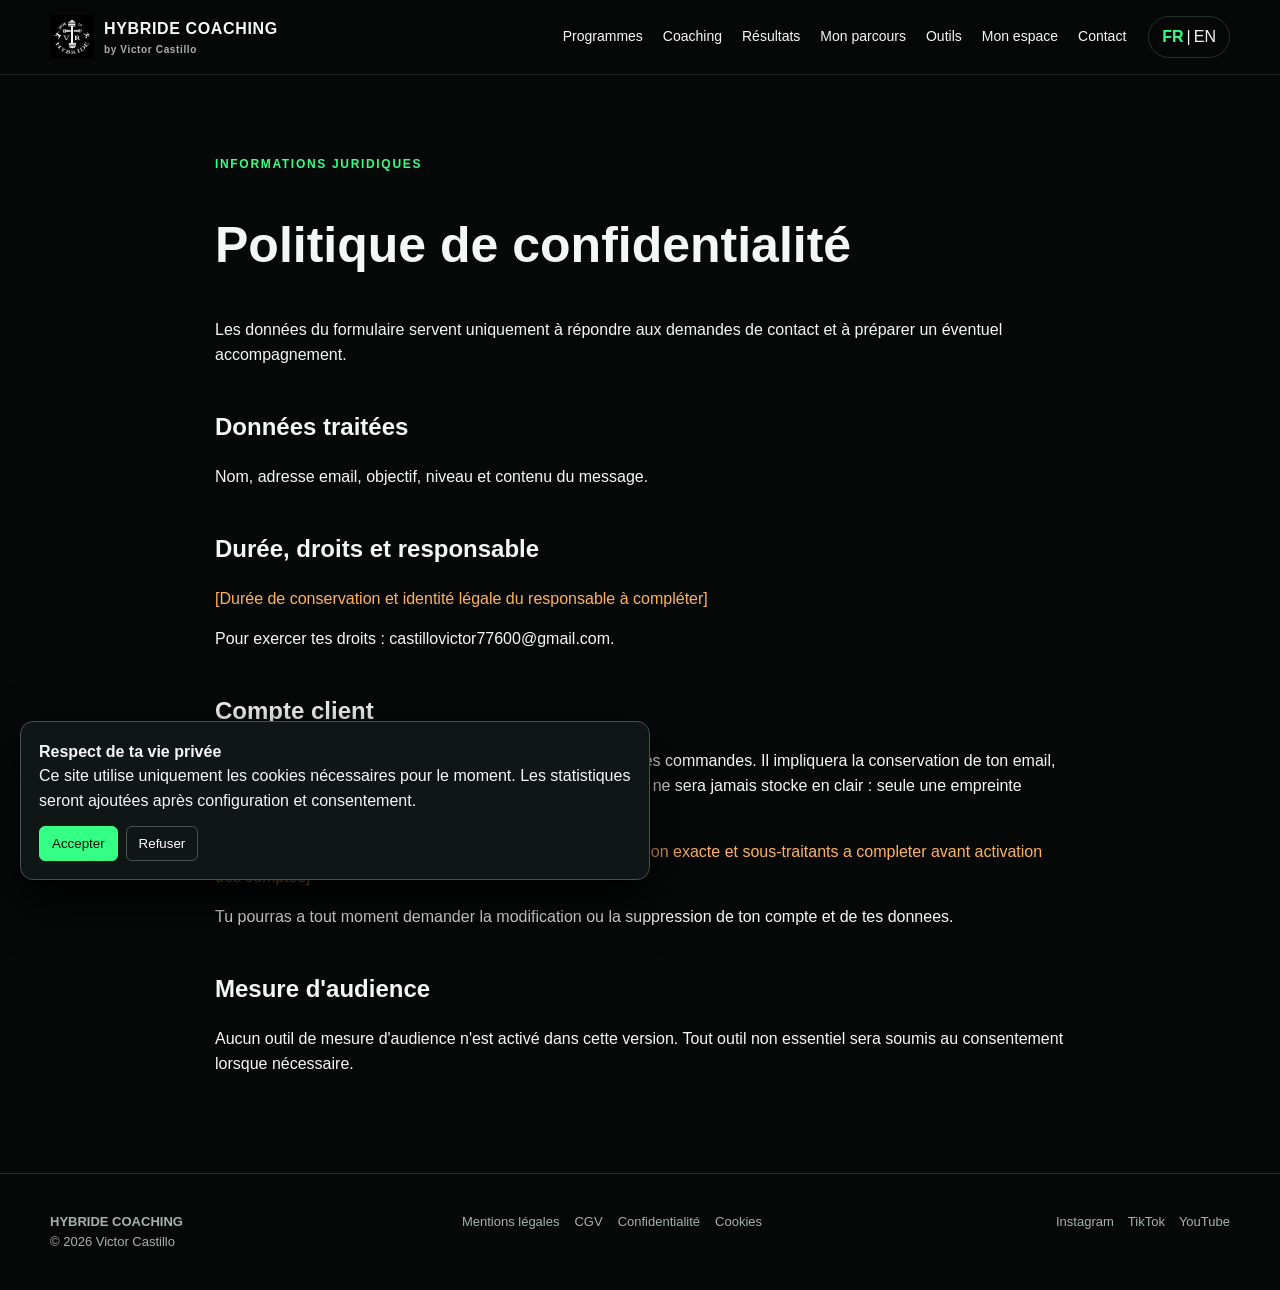
<file: confidentialite.html>
<!doctype html><html lang="fr"><head><meta charset="utf-8"><meta name="viewport" content="width=device-width,initial-scale=1"><title>Politique de confidentialité - Hybride Coaching</title><link rel="stylesheet" href="style.css"></head><body><header class="top"><nav class="nav wrap"><a class="brand" href="index.html"><img src="assets/logo.webp" alt="Logo Hybride Coaching"><span>HYBRIDE COACHING<small>by Victor Castillo</small></span></a><div class="links"><a href="index.html#programmes">Programmes</a><a href="index.html#coaching">Coaching</a><a href="index.html#resultats">Résultats</a><a href="index.html#parcours">Mon parcours</a><a href="outils.html">Outils</a><a href="espace.html">Mon espace</a><a href="index.html#contact">Contact</a></div><span class="lang"></span><button class="menu" aria-label="Ouvrir le menu">☰</button></nav></header><main class="wrap legal-page"><div class="eyebrow">INFORMATIONS JURIDIQUES</div><h1>Politique de confidentialité</h1><p>Les données du formulaire servent uniquement à répondre aux demandes de contact et à préparer un éventuel accompagnement.</p><h2>Données traitées</h2><p>Nom, adresse email, objectif, niveau et contenu du message.</p><h2>Durée, droits et responsable</h2><p class="placeholder">[Durée de conservation et identité légale du responsable à compléter]</p><p>Pour exercer tes droits : castillovictor77600@gmail.com.</p><h2>Compte client</h2>
<p>Un espace client permettra de retrouver tes programmes et tes commandes. Il impliquera la conservation de ton email, de ton identite et de ton historique d achats. Le mot de passe ne sera jamais stocke en clair : seule une empreinte chiffree sera conservee.</p>
<p class="placeholder">[Responsable de traitement, base legale, duree de conservation exacte et sous-traitants a completer avant activation des comptes]</p>
<p>Tu pourras a tout moment demander la modification ou la suppression de ton compte et de tes donnees.</p>
<h2>Mesure d'audience</h2><p>Aucun outil de mesure d'audience n'est activé dans cette version. Tout outil non essentiel sera soumis au consentement lorsque nécessaire.</p></main><footer class="footer"><div class="wrap footer-row"><div><b>HYBRIDE COACHING</b><br>© 2026 Victor Castillo</div><div class="legal"><a href="mentions-legales.html">Mentions légales</a><a href="cgv.html">CGV</a><a href="confidentialite.html">Confidentialité</a><a href="cookies.html">Cookies</a></div><div class="socials"><a href="https://www.instagram.com/sportifhybride" target="_blank" rel="noopener">Instagram</a><a href="https://www.tiktok.com/@sportifhybride" target="_blank" rel="noopener">TikTok</a><a href="https://www.youtube.com/@victor800m" target="_blank" rel="noopener">YouTube</a></div></div></footer><div class="cookie"><b>Respect de ta vie privée</b><div>Ce site utilise uniquement les cookies nécessaires pour le moment. Les statistiques seront ajoutées après configuration et consentement.</div><div class="cookie-actions"><button class="ok" data-cookie="necessary">Accepter</button><button data-cookie="refused">Refuser</button></div></div><script src="script.js"></script></body></html>
</file>
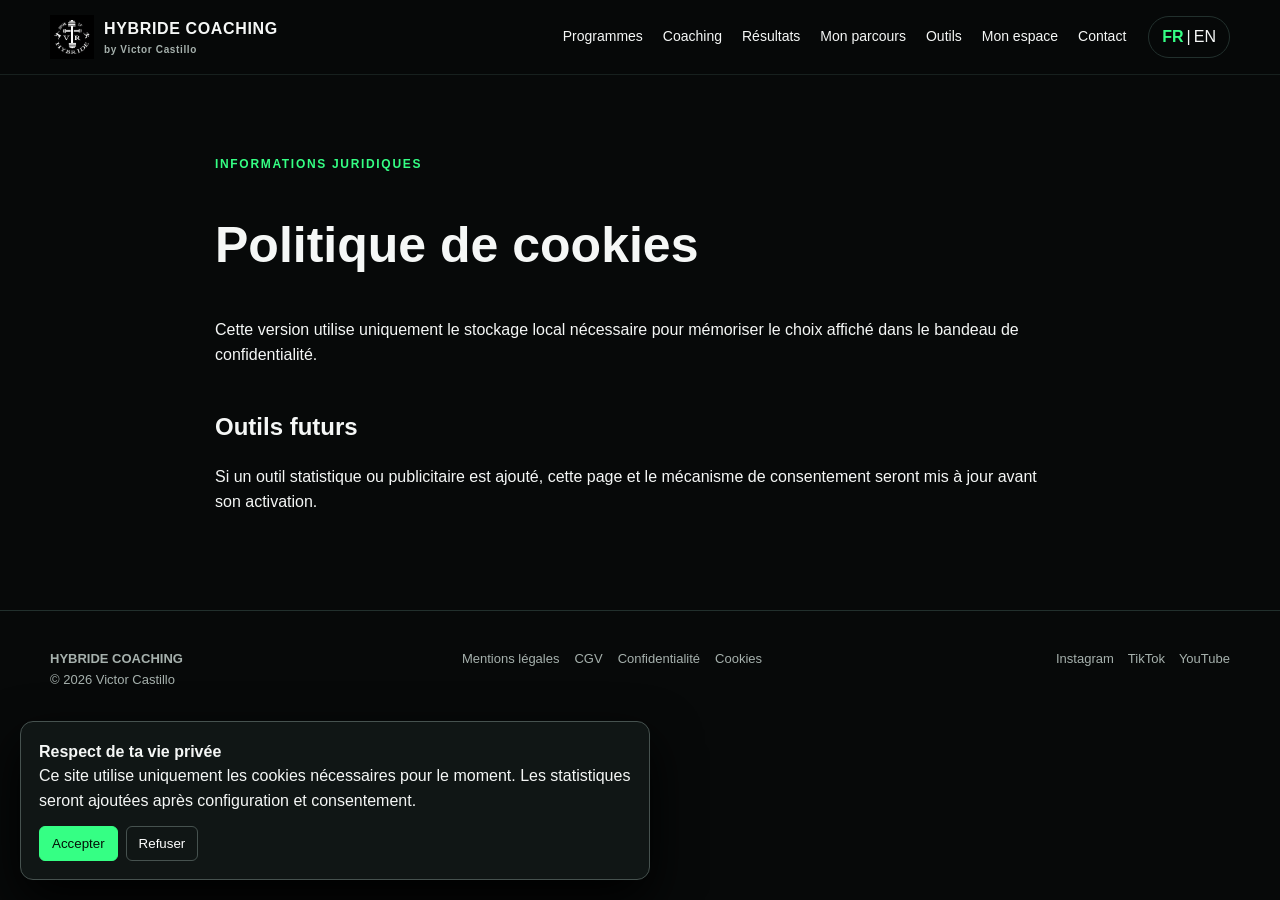
<file: cookies.html>
<!doctype html><html lang="fr"><head><meta charset="utf-8"><meta name="viewport" content="width=device-width,initial-scale=1"><title>Politique de cookies - Hybride Coaching</title><link rel="stylesheet" href="style.css"></head><body><header class="top"><nav class="nav wrap"><a class="brand" href="index.html"><img src="assets/logo.webp" alt="Logo Hybride Coaching"><span>HYBRIDE COACHING<small>by Victor Castillo</small></span></a><div class="links"><a href="index.html#programmes">Programmes</a><a href="index.html#coaching">Coaching</a><a href="index.html#resultats">Résultats</a><a href="index.html#parcours">Mon parcours</a><a href="outils.html">Outils</a><a href="espace.html">Mon espace</a><a href="index.html#contact">Contact</a></div><span class="lang"></span><button class="menu" aria-label="Ouvrir le menu">☰</button></nav></header><main class="wrap legal-page"><div class="eyebrow">INFORMATIONS JURIDIQUES</div><h1>Politique de cookies</h1><p>Cette version utilise uniquement le stockage local nécessaire pour mémoriser le choix affiché dans le bandeau de confidentialité.</p><h2>Outils futurs</h2><p>Si un outil statistique ou publicitaire est ajouté, cette page et le mécanisme de consentement seront mis à jour avant son activation.</p></main><footer class="footer"><div class="wrap footer-row"><div><b>HYBRIDE COACHING</b><br>© 2026 Victor Castillo</div><div class="legal"><a href="mentions-legales.html">Mentions légales</a><a href="cgv.html">CGV</a><a href="confidentialite.html">Confidentialité</a><a href="cookies.html">Cookies</a></div><div class="socials"><a href="https://www.instagram.com/sportifhybride" target="_blank" rel="noopener">Instagram</a><a href="https://www.tiktok.com/@sportifhybride" target="_blank" rel="noopener">TikTok</a><a href="https://www.youtube.com/@victor800m" target="_blank" rel="noopener">YouTube</a></div></div></footer><div class="cookie"><b>Respect de ta vie privée</b><div>Ce site utilise uniquement les cookies nécessaires pour le moment. Les statistiques seront ajoutées après configuration et consentement.</div><div class="cookie-actions"><button class="ok" data-cookie="necessary">Accepter</button><button data-cookie="refused">Refuser</button></div></div><script src="script.js"></script></body></html>
</file>
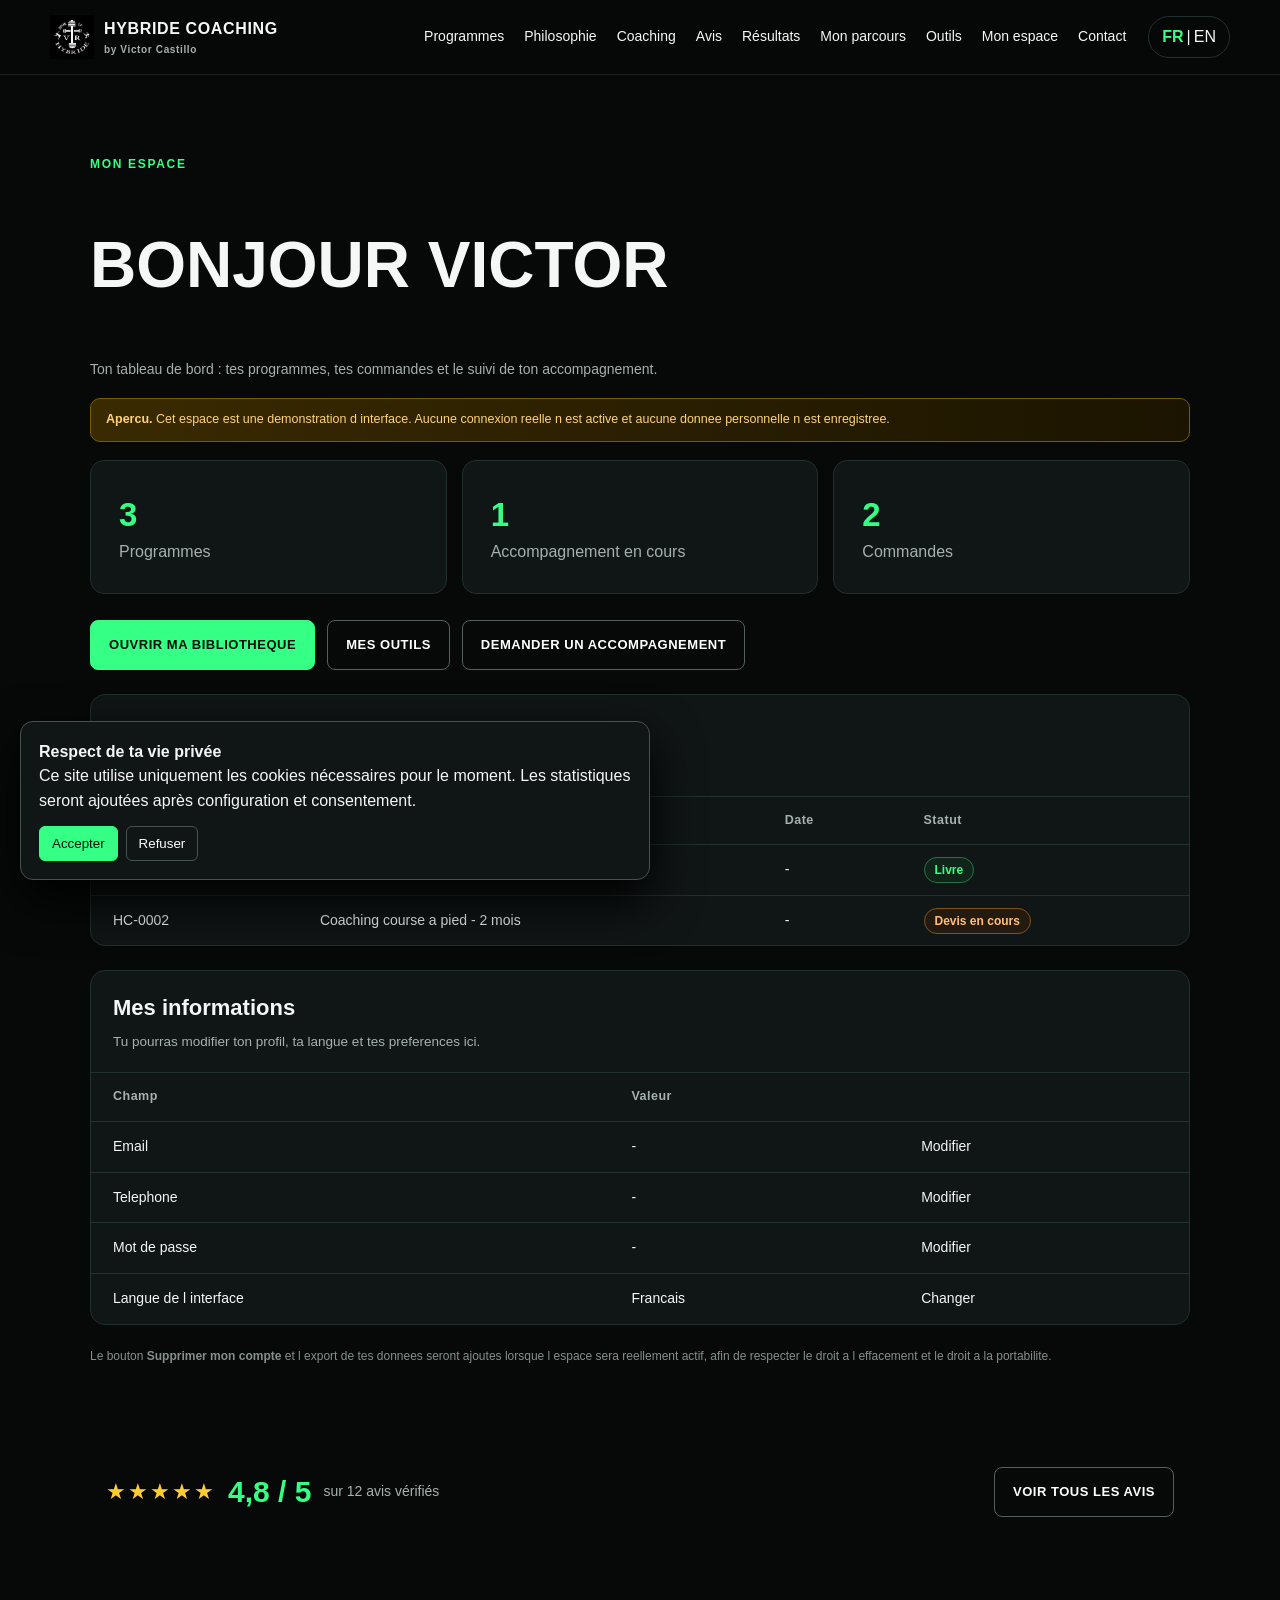
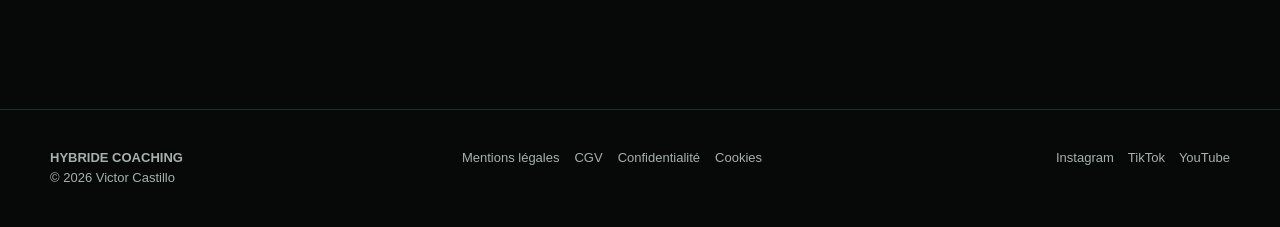
<file: espace.html>
<!doctype html><html lang="fr"><head><meta charset="utf-8"><meta name="viewport" content="width=device-width,initial-scale=1"><title>Tableau de bord - Hybride Coaching</title><meta name="robots" content="noindex"><link rel="stylesheet" href="style.css"></head><body><header class="top"><nav class="nav wrap"><a class="brand" href="index.html"><img src="assets/logo.webp" alt="Logo Hybride Coaching"><span>HYBRIDE COACHING<small>by Victor Castillo</small></span></a><div class="links"><a href="index.html#programmes">Programmes</a><a href="index.html#philosophie">Philosophie</a><a href="index.html#coaching">Coaching</a><a href="avis.html">Avis</a><a href="index.html#resultats">Résultats</a><a href="index.html#parcours">Mon parcours</a><a href="outils.html">Outils</a><a href="espace.html">Mon espace</a><a href="index.html#contact">Contact</a></div><span class="lang"></span><button class="menu" aria-label="Ouvrir le menu">☰</button></nav></header>
<main class="wrap legal-page" style="max-width:1100px">
<div class="eyebrow">MON ESPACE</div><h1 style="font-size:clamp(38px,6vw,64px)">BONJOUR VICTOR</h1>
<p class="muted" style="max-width:680px">Ton tableau de bord : tes programmes, tes commandes et le suivi de ton accompagnement.</p>

<div class="warn"><b>Apercu.</b> Cet espace est une demonstration d interface. Aucune connexion reelle n est active et aucune donnee personnelle n est enregistree.</div>

<div class="proofs">
  <div class="proof"><strong>3</strong><span>Programmes</span></div>
  <div class="proof"><strong>1</strong><span>Accompagnement en cours</span></div>
  <div class="proof"><strong>2</strong><span>Commandes</span></div>
</div>

<div class="buttons" style="margin-top:26px">
  <a class="btn" href="bibliotheque.html">OUVRIR MA BIBLIOTHEQUE</a>
  <a class="btn alt" href="outils.html">MES OUTILS</a>
  <a class="btn alt" href="index.html#coaching">DEMANDER UN ACCOMPAGNEMENT</a>
</div>

<div class="orders">
  <div class="head"><h3>Mes commandes</h3><p class="muted" style="font-size:13.5px;margin:6px 0 0">Historique de tes achats et de tes demandes de devis.</p></div>
  <table>
    <thead><tr><th>Reference</th><th>Produit</th><th>Date</th><th>Statut</th></tr></thead>
    <tbody>
      <tr><td>HC-0001</td><td>Programme Force</td><td>-</td><td><span class="status-pill">Livre</span></td></tr>
      <tr><td>HC-0002</td><td>Coaching course a pied - 2 mois</td><td>-</td><td><span class="status-pill wait">Devis en cours</span></td></tr>
    </tbody>
  </table>
</div>

<div class="orders">
  <div class="head"><h3>Mes informations</h3><p class="muted" style="font-size:13.5px;margin:6px 0 0">Tu pourras modifier ton profil, ta langue et tes preferences ici.</p></div>
  <table>
    <thead><tr><th>Champ</th><th>Valeur</th><th></th></tr></thead>
    <tbody>
      <tr><td>Email</td><td>-</td><td>Modifier</td></tr>
      <tr><td>Telephone</td><td>-</td><td>Modifier</td></tr>
      <tr><td>Mot de passe</td><td>-</td><td>Modifier</td></tr>
      <tr><td>Langue de l interface</td><td>Francais</td><td>Changer</td></tr>
    </tbody>
  </table>
</div>

<p class="notice" style="margin-top:22px">Le bouton <b>Supprimer mon compte</b> et l export de tes donnees seront ajoutes lorsque l espace sera reellement actif, afin de respecter le droit a l effacement et le droit a la portabilite.</p>
<section class="section wrap"><div class="avistop"><div class="note"><span class="stars">★★★★★</span><b>4,8 / 5</b><span class="muted">sur 12 avis vérifiés</span></div><a class="btn alt" href="avis.html">VOIR TOUS LES AVIS</a></div></section>
</main><footer class="footer"><div class="wrap footer-row"><div><b>HYBRIDE COACHING</b><br>© 2026 Victor Castillo</div><div class="legal"><a href="mentions-legales.html">Mentions légales</a><a href="cgv.html">CGV</a><a href="confidentialite.html">Confidentialité</a><a href="cookies.html">Cookies</a></div><div class="socials"><a href="https://www.instagram.com/sportifhybride" target="_blank" rel="noopener">Instagram</a><a href="https://www.tiktok.com/@sportifhybride" target="_blank" rel="noopener">TikTok</a><a href="https://www.youtube.com/@victor800m" target="_blank" rel="noopener">YouTube</a></div></div></footer><div class="cookie"><b>Respect de ta vie privée</b><div>Ce site utilise uniquement les cookies nécessaires pour le moment. Les statistiques seront ajoutées après configuration et consentement.</div><div class="cookie-actions"><button class="ok" data-cookie="necessary">Accepter</button><button data-cookie="refused">Refuser</button></div></div><script src="script.js"></script></body></html>
</file>
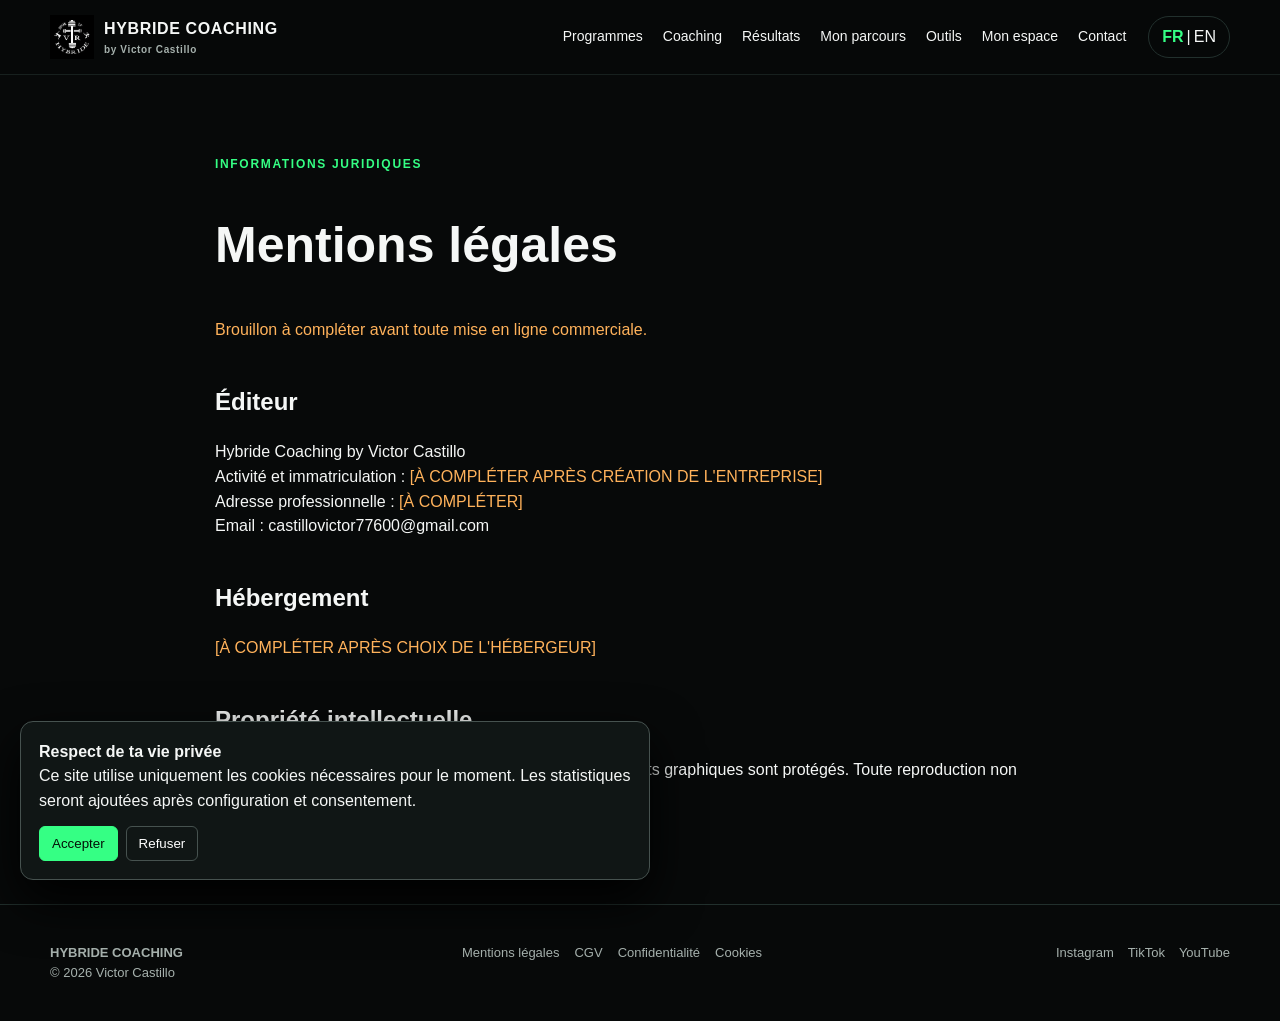
<file: mentions-legales.html>
<!doctype html><html lang="fr"><head><meta charset="utf-8"><meta name="viewport" content="width=device-width,initial-scale=1"><title>Mentions légales - Hybride Coaching</title><link rel="stylesheet" href="style.css"></head><body><header class="top"><nav class="nav wrap"><a class="brand" href="index.html"><img src="assets/logo.webp" alt="Logo Hybride Coaching"><span>HYBRIDE COACHING<small>by Victor Castillo</small></span></a><div class="links"><a href="index.html#programmes">Programmes</a><a href="index.html#coaching">Coaching</a><a href="index.html#resultats">Résultats</a><a href="index.html#parcours">Mon parcours</a><a href="outils.html">Outils</a><a href="espace.html">Mon espace</a><a href="index.html#contact">Contact</a></div><span class="lang"></span><button class="menu" aria-label="Ouvrir le menu">☰</button></nav></header><main class="wrap legal-page"><div class="eyebrow">INFORMATIONS JURIDIQUES</div><h1>Mentions légales</h1><p class="placeholder">Brouillon à compléter avant toute mise en ligne commerciale.</p><h2>Éditeur</h2><p>Hybride Coaching by Victor Castillo<br>Activité et immatriculation : <span class="placeholder">[À COMPLÉTER APRÈS CRÉATION DE L'ENTREPRISE]</span><br>Adresse professionnelle : <span class="placeholder">[À COMPLÉTER]</span><br>Email : castillovictor77600@gmail.com</p><h2>Hébergement</h2><p><span class="placeholder">[À COMPLÉTER APRÈS CHOIX DE L'HÉBERGEUR]</span></p><h2>Propriété intellectuelle</h2><p>Les contenus, textes, photos, vidéos, programmes et éléments graphiques sont protégés. Toute reproduction non autorisée est interdite.</p></main><footer class="footer"><div class="wrap footer-row"><div><b>HYBRIDE COACHING</b><br>© 2026 Victor Castillo</div><div class="legal"><a href="mentions-legales.html">Mentions légales</a><a href="cgv.html">CGV</a><a href="confidentialite.html">Confidentialité</a><a href="cookies.html">Cookies</a></div><div class="socials"><a href="https://www.instagram.com/sportifhybride" target="_blank" rel="noopener">Instagram</a><a href="https://www.tiktok.com/@sportifhybride" target="_blank" rel="noopener">TikTok</a><a href="https://www.youtube.com/@victor800m" target="_blank" rel="noopener">YouTube</a></div></div></footer><div class="cookie"><b>Respect de ta vie privée</b><div>Ce site utilise uniquement les cookies nécessaires pour le moment. Les statistiques seront ajoutées après configuration et consentement.</div><div class="cookie-actions"><button class="ok" data-cookie="necessary">Accepter</button><button data-cookie="refused">Refuser</button></div></div><script src="script.js"></script></body></html>
</file>
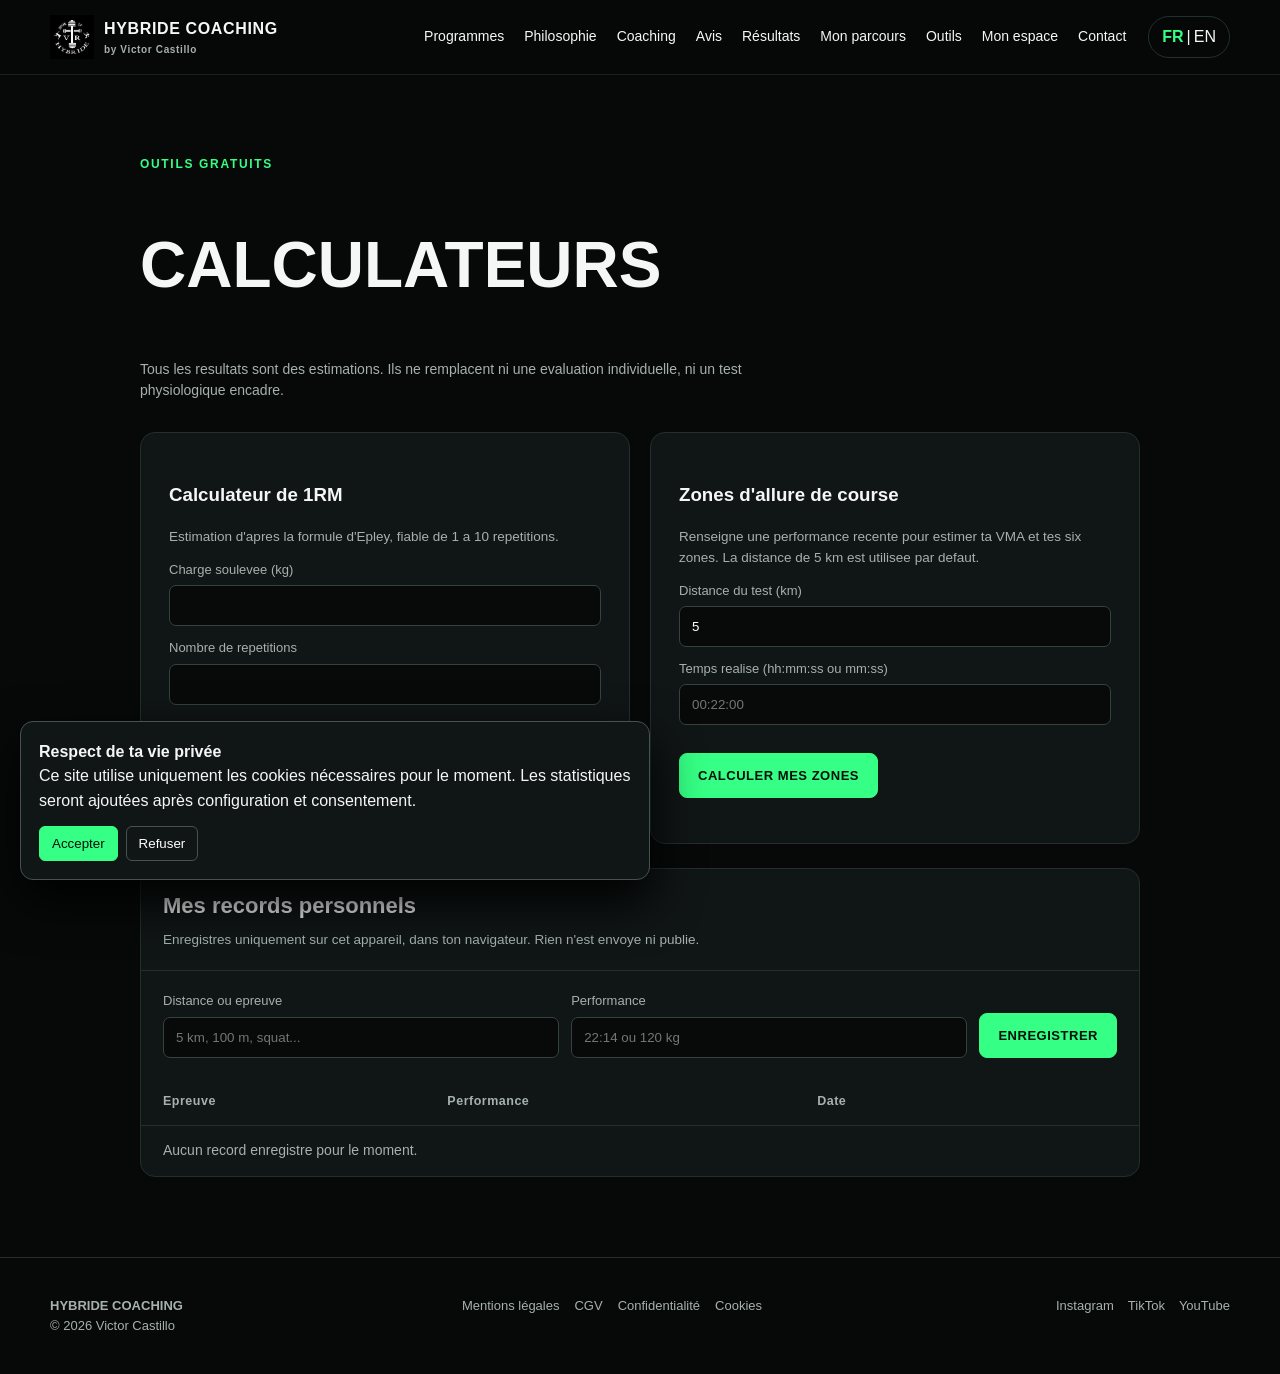
<file: outils.html>
<!doctype html><html lang="fr"><head><meta charset="utf-8"><meta name="viewport" content="width=device-width,initial-scale=1"><title>Outils - Hybride Coaching</title><meta name="description" content="Calculateur de 1RM, zones d'allure de course et suivi de tes records personnels."><link rel="stylesheet" href="style.css"></head><body><header class="top"><nav class="nav wrap"><a class="brand" href="index.html"><img src="assets/logo.webp" alt="Logo Hybride Coaching"><span>HYBRIDE COACHING<small>by Victor Castillo</small></span></a><div class="links"><a href="index.html#programmes">Programmes</a><a href="index.html#philosophie">Philosophie</a><a href="index.html#coaching">Coaching</a><a href="avis.html">Avis</a><a href="index.html#resultats">Résultats</a><a href="index.html#parcours">Mon parcours</a><a href="outils.html">Outils</a><a href="espace.html">Mon espace</a><a href="index.html#contact">Contact</a></div><span class="lang"></span><button class="menu" aria-label="Ouvrir le menu">☰</button></nav></header>
<main class="wrap legal-page" style="max-width:1000px">
<div class="eyebrow">OUTILS GRATUITS</div><h1 style="font-size:clamp(38px,6vw,64px)">CALCULATEURS</h1>
<p class="muted" style="max-width:680px">Tous les resultats sont des estimations. Ils ne remplacent ni une evaluation individuelle, ni un test physiologique encadre.</p>

<div class="tools" style="margin-top:30px">
  <div class="tool"><h3>Calculateur de 1RM</h3>
    <p class="hint muted" style="font-size:13.5px;margin:0 0 10px">Estimation d'apres la formule d'Epley, fiable de 1 a 10 repetitions.</p>
    <label for="rmWeight">Charge soulevee (kg)</label><input id="rmWeight" type="number" min="1">
    <label for="rmReps">Nombre de repetitions</label><input id="rmReps" type="number" min="1" max="15">
    <div class="buttons"><button class="btn" id="rmBtn" type="button">CALCULER</button></div>
    <div class="result" id="rmOut"></div>
  </div>
  <div class="tool"><h3>Zones d'allure de course</h3>
    <p class="hint muted" style="font-size:13.5px;margin:0 0 10px">Renseigne une performance recente pour estimer ta VMA et tes six zones. La distance de 5 km est utilisee par defaut.</p>
    <label for="zDist">Distance du test (km)</label><input id="zDist" type="number" step="0.01" value="5" min="1">
    <label for="zTime">Temps realise (hh:mm:ss ou mm:ss)</label><input id="zTime" placeholder="00:22:00">
    <div class="buttons"><button class="btn" id="zBtn" type="button">CALCULER MES ZONES</button></div>
    <div class="result" id="zOut" style="font-size:15px;line-height:1.8;font-weight:600"></div>
  </div>
</div>

<div class="orders">
  <div class="head"><h3>Mes records personnels</h3><p class="muted" style="font-size:13.5px;margin:6px 0 0">Enregistres uniquement sur cet appareil, dans ton navigateur. Rien n'est envoye ni publie.</p></div>
  <div style="padding:20px 22px;display:grid;grid-template-columns:1fr 1fr auto;gap:12px;align-items:end">
    <div><label for="prDist" class="muted" style="display:block;font-size:13px;margin-bottom:5px">Distance ou epreuve</label><input id="prDist" placeholder="5 km, 100 m, squat..."></div>
    <div><label for="prTime" class="muted" style="display:block;font-size:13px;margin-bottom:5px">Performance</label><input id="prTime" placeholder="22:14 ou 120 kg"></div>
    <button class="btn" id="prAdd" type="button">ENREGISTRER</button>
  </div>
  <table><thead><tr><th>Epreuve</th><th>Performance</th><th>Date</th><th></th></tr></thead><tbody id="prBody"></tbody></table>
</div>
</main><footer class="footer"><div class="wrap footer-row"><div><b>HYBRIDE COACHING</b><br>© 2026 Victor Castillo</div><div class="legal"><a href="mentions-legales.html">Mentions légales</a><a href="cgv.html">CGV</a><a href="confidentialite.html">Confidentialité</a><a href="cookies.html">Cookies</a></div><div class="socials"><a href="https://www.instagram.com/sportifhybride" target="_blank" rel="noopener">Instagram</a><a href="https://www.tiktok.com/@sportifhybride" target="_blank" rel="noopener">TikTok</a><a href="https://www.youtube.com/@victor800m" target="_blank" rel="noopener">YouTube</a></div></div></footer><div class="cookie"><b>Respect de ta vie privée</b><div>Ce site utilise uniquement les cookies nécessaires pour le moment. Les statistiques seront ajoutées après configuration et consentement.</div><div class="cookie-actions"><button class="ok" data-cookie="necessary">Accepter</button><button data-cookie="refused">Refuser</button></div></div><script src="script.js"></script></body></html>
</file>
<file: style.css>
:root{--bg:#070909;--panel:#101515;--line:#22302d;--text:#f5f7f6;--muted:#a6b1ad;--green:#35ff84;--blue:#278cff;--red:#e52935;--max:1180px}*{box-sizing:border-box}html{scroll-behavior:smooth}body{margin:0;background:var(--bg);color:var(--text);font-family:Inter,Arial,sans-serif;line-height:1.55}a{color:inherit;text-decoration:none}img{display:block;width:100%}.wrap{width:min(var(--max),calc(100% - 32px));margin:auto}.top{position:sticky;top:0;z-index:30;background:#070909e8;backdrop-filter:blur(16px);border-bottom:1px solid #17201e}.nav{height:74px;display:flex;align-items:center;gap:22px}.brand{display:flex;align-items:center;gap:10px;font-weight:900;letter-spacing:.04em}.brand img{width:44px;height:44px;object-fit:contain;filter:invert(1)}.brand small{display:block;color:var(--muted);font-size:10px;font-weight:600}.links{display:flex;gap:20px;margin-left:auto;font-size:14px}.lang{border:1px solid var(--line);padding:8px 10px;border-radius:99px}.menu{display:none;margin-left:auto;border:0;background:none;color:white;font-size:25px}.hero{min-height:84vh;display:grid;grid-template-columns:1.05fr .95fr;align-items:center;gap:40px;padding:64px 0}.eyebrow{color:var(--green);font-weight:800;letter-spacing:.14em;font-size:12px}.hero h1,.title{font-size:clamp(45px,7vw,92px);line-height:.94;letter-spacing:-.055em;margin:15px 0 22px}.hero p{font-size:clamp(18px,2vw,24px);color:#c9d2cf;max-width:670px}.buttons{display:flex;gap:12px;flex-wrap:wrap;margin-top:28px}.btn{display:inline-flex;align-items:center;justify-content:center;padding:14px 18px;border-radius:8px;background:var(--green);color:#041108;font-weight:900;font-size:13px;letter-spacing:.04em;border:1px solid var(--green)}.btn.alt{background:transparent;color:white;border-color:#53605c}.hero-media{position:relative}.hero-media:before{content:'';position:absolute;inset:12% -4% -4% 20%;background:linear-gradient(140deg,var(--blue),var(--green));filter:blur(55px);opacity:.2}.hero-media img{position:relative;height:680px;object-fit:cover;border-radius:20px;object-position:center 32%;filter:saturate(.9) contrast(1.06)}.tag{position:absolute;left:-22px;bottom:25px;background:#0a0d0ceb;border:1px solid #34413d;padding:17px;border-radius:12px;font-weight:800}.section{padding:90px 0}.section-head{display:flex;justify-content:space-between;gap:30px;align-items:end;margin-bottom:35px}.section h2{font-size:clamp(34px,5vw,64px);line-height:1;letter-spacing:-.04em;margin:8px 0}.section-head p{color:var(--muted);max-width:520px}.grid{display:grid;grid-template-columns:repeat(2,1fr);gap:18px}.card{position:relative;min-height:480px;border:1px solid var(--line);border-radius:16px;overflow:hidden;background:var(--panel)}.card img{height:100%;position:absolute;object-fit:cover;filter:brightness(.6) saturate(.85)}.card:after{content:'';position:absolute;inset:0;background:linear-gradient(180deg,transparent 25%,#060908 92%)}.card-body{position:absolute;z-index:2;inset:auto 25px 25px}.num{font-size:14px;color:var(--green);font-weight:900;letter-spacing:.14em}.card h3{font-size:clamp(27px,3vw,45px);line-height:1;margin:8px 0 18px}.card a{font-size:13px;font-weight:900}.card.wide{grid-column:1/-1;min-height:530px}.card.wide img{object-position:center 45%}.pill{display:inline-block;padding:7px 10px;background:#10241a;border:1px solid #237344;color:var(--green);border-radius:99px;font-weight:800}.proofs{display:grid;grid-template-columns:repeat(3,1fr);gap:15px}.proof{padding:28px;background:var(--panel);border:1px solid var(--line);border-radius:14px}.proof strong{font-size:33px;display:block;color:var(--green)}.proof span{color:var(--muted)}.notice{color:#85908c;font-size:12px;margin-top:14px}.split{display:grid;grid-template-columns:.9fr 1.1fr;gap:50px;align-items:center}.split img{height:580px;object-fit:cover;border-radius:16px}.copy h2{font-size:clamp(38px,5vw,66px);line-height:1;margin:10px 0 24px}.copy p{color:#bcc5c2;font-size:18px}.values{display:flex;gap:10px;flex-wrap:wrap;margin:25px 0}.values span{border:1px solid var(--line);padding:8px 10px;border-radius:99px}.prozis{background:linear-gradient(120deg,#7b1018,#e92936);border-radius:18px;padding:42px;display:flex;justify-content:space-between;gap:25px;align-items:center}.prozis h2{margin:0;font-size:clamp(34px,5vw,65px)}.prozis .btn{background:white;border-color:white;color:#830d17}.tools{display:grid;grid-template-columns:1fr 1fr;gap:20px}.tool{background:var(--panel);border:1px solid var(--line);padding:28px;border-radius:15px}.tool label{display:block;color:var(--muted);font-size:13px;margin:12px 0 5px}.tool input,.tool select,.contact input,.contact textarea{width:100%;background:#070a09;border:1px solid #35423e;color:white;padding:12px;border-radius:7px}.result{margin-top:17px;color:var(--green);font-size:24px;font-weight:900}.contact{display:grid;grid-template-columns:1fr 1fr;gap:15px}.contact textarea{min-height:150px;grid-column:1/-1}.contact .btn{cursor:pointer}.footer{border-top:1px solid var(--line);padding:38px 0;color:var(--muted);font-size:13px}.footer-row{display:flex;justify-content:space-between;gap:25px;flex-wrap:wrap}.legal a{margin-right:15px}.cookie{position:fixed;z-index:50;left:20px;right:20px;bottom:20px;max-width:630px;background:#101615;border:1px solid #46524f;padding:18px;border-radius:13px;box-shadow:0 20px 50px #000;display:none}.cookie.show{display:block}.cookie-actions{display:flex;gap:8px;margin-top:12px}.cookie button{padding:9px 12px;border-radius:6px;border:1px solid #46524f;background:transparent;color:white}.cookie .ok{background:var(--green);color:#041108;border-color:var(--green)}.legal-page{max-width:850px;padding:80px 0}.legal-page h1{font-size:50px}.legal-page h2{margin-top:40px}.placeholder{color:#ffb25b}.socials{display:flex;gap:14px;flex-wrap:wrap}
@media(max-width:800px){.links{display:none}.menu{display:block}.links.open{display:flex;position:absolute;top:74px;left:0;right:0;background:#090c0b;padding:20px;flex-direction:column}.hero{grid-template-columns:1fr;padding:40px 0}.hero-media{order:-1}.hero-media img{height:460px}.tag{left:10px}.section{padding:65px 0}.section-head,.split{display:block}.grid,.proofs,.tools,.contact{grid-template-columns:1fr}.card.wide{grid-column:auto}.split img{height:460px;margin-bottom:30px}.prozis{display:block}.prozis .btn{margin-top:20px}.contact textarea{grid-column:auto}.brand span{font-size:13px}.hero h1{font-size:49px}}


/* v2 : espace membre */
.warn{background:linear-gradient(90deg,#3a2a00,#1b1400);border:1px solid #7a5a00;color:#ffd479;font-size:12.5px;padding:11px 15px;border-radius:10px;margin:18px 0;line-height:1.55}
.auth{display:grid;grid-template-columns:1fr 1fr;gap:20px;margin-top:24px}
.auth .tool{padding:30px}
.auth h3{font-size:26px;margin:0 0 6px}
.auth p.hint{color:var(--muted);font-size:13.5px;margin:0 0 18px}
.auth label{display:block;color:var(--muted);font-size:13px;margin:12px 0 5px}
.auth input{width:100%;background:#070a09;border:1px solid #35423e;color:white;padding:12px;border-radius:7px}
.auth .row{display:flex;gap:10px}
.auth .row>div{flex:1}
.auth .mini{font-size:12.5px;color:var(--muted);margin-top:14px}
.auth .mini a{color:var(--green);font-weight:700}
fieldset{border:0;padding:0;margin:0}
.lib{display:grid;grid-template-columns:repeat(3,1fr);gap:18px;margin-top:24px}
.item{border:1px solid var(--line);border-radius:15px;overflow:hidden;background:var(--panel);display:flex;flex-direction:column}
.item img{height:190px;object-fit:cover;filter:brightness(.75) saturate(.9)}
.item-body{padding:20px;display:flex;flex-direction:column;gap:10px;flex:1}
.item-body h3{margin:0;font-size:21px;line-height:1.1}
.item-body p{margin:0;color:var(--muted);font-size:13.5px}
.item-body .btn{align-self:flex-start;margin-top:auto}
.badge{display:inline-block;font-size:11px;font-weight:900;letter-spacing:.08em;padding:5px 9px;border-radius:99px;background:#10241a;border:1px solid #237344;color:var(--green)}
.badge.soon{background:#241a10;border-color:#7a5320;color:#ffbf7a}
.orders{margin-top:24px;border:1px solid var(--line);border-radius:15px;background:var(--panel);overflow:hidden}
.orders .head{padding:20px 22px;border-bottom:1px solid var(--line)}
.orders .head h3{margin:0;font-size:22px}
.orders table{width:100%;border-collapse:collapse;font-size:14px}
.orders th,.orders td{text-align:left;padding:14px 22px;border-bottom:1px solid var(--line)}
.orders th{color:var(--muted);font-weight:600;font-size:12.5px;letter-spacing:.04em}
.orders tr:last-child td{border-bottom:0}
.orders input{width:100%;background:#070a09;border:1px solid #35423e;color:white;padding:12px;border-radius:7px}
.status-pill{font-size:12px;font-weight:800;padding:5px 10px;border-radius:99px;background:#10241a;border:1px solid #237344;color:var(--green)}
.status-pill.wait{background:#241a10;border-color:#7a5320;color:#ffbf7a}
.tabs{display:flex;gap:8px;flex-wrap:wrap;margin:26px 0 6px}
.tabs button{padding:10px 15px;border-radius:99px;border:1px solid var(--line);background:transparent;color:var(--muted);font-weight:800;font-size:13px;cursor:pointer}
.tabs button.on{background:var(--green);border-color:var(--green);color:#041108}
.panel-off{display:none}
.muted{color:var(--muted)}
@media(max-width:800px){.auth,.lib{grid-template-columns:1fr}.orders th:nth-child(3),.orders td:nth-child(3){display:none}.auth .row{flex-direction:column}}
/* v3 — ajouts */
.bigline{font-size:clamp(20px,2.6vw,30px);font-weight:900;letter-spacing:.06em;color:var(--green);margin:6px 0 14px}
.philo{max-width:640px;font-size:17px;color:#c9d2cf;border-left:3px solid var(--green);padding-left:16px}

.counterbox{background:linear-gradient(120deg,#0d1b16,#0a0f14);border:1px solid var(--line);border-radius:18px;padding:34px;display:grid;gap:22px}
.counterbox h2{font-size:clamp(30px,5vw,58px);line-height:1;margin:6px 0 10px}
.counterbox h2 span{color:var(--green)}
.counterbox p{color:var(--muted);margin:0}
.counterbar{height:9px;background:#0a0f0d;border:1px solid var(--line);border-radius:99px;overflow:hidden}
.counterfill{height:100%;width:0;background:linear-gradient(90deg,var(--green),var(--blue));transition:width 1.2s ease}

.avistop{display:flex;justify-content:space-between;gap:20px;align-items:center;flex-wrap:wrap;margin-bottom:22px}
.note{display:flex;align-items:center;gap:12px;flex-wrap:wrap}
.note b{font-size:30px;color:var(--green)}
.stars{color:#ffcc33;font-size:22px;letter-spacing:2px}
.muted{color:var(--muted);font-size:14px}
.avislist{display:grid;grid-template-columns:repeat(3,1fr);gap:16px}
.avis{margin:0;background:var(--panel);border:1px solid var(--line);border-radius:14px;padding:24px}
.avis blockquote{margin:0 0 16px;font-size:16px;color:#dbe3e0;font-style:italic}
.avis figcaption{display:flex;flex-direction:column;font-size:13px;color:var(--muted)}
.avis figcaption b{color:var(--text);font-size:15px;font-style:normal}

.proof small{display:block;color:#7f8b87;font-size:12px;margin-top:8px}

.socials.big{display:grid;grid-template-columns:repeat(3,1fr);gap:12px;margin:26px 0}
.social{display:flex;align-items:center;justify-content:center;padding:16px 12px;border-radius:10px;font-weight:900;font-size:13px;letter-spacing:.08em;color:#fff;border:1px solid transparent}
.social.insta{background:linear-gradient(120deg,#f9593b,#c32aa3,#7b3ff2)}
.social.tiktok{background:linear-gradient(120deg,#00f2ea,#0f0f0f 60%,#ff0050)}
.social.yt{background:#ff1a1a}
.social:hover{filter:brightness(1.12)}
.faith{border-left:3px solid var(--blue);padding-left:16px;color:#c9d2cf}

@media(max-width:800px){.avislist,.socials.big{grid-template-columns:1fr}.counterbox{padding:24px}}

.pills{display:flex;gap:8px;flex-wrap:wrap;margin:4px 0 14px}
.pill-blue{background:#0d1c2e;border-color:#2a6db5;color:#7db6ff}
.pill-grey{background:#171b1a;border-color:#3d4744;color:#9aa5a1}

.card img.wide-shot{object-position:center 55%;filter:brightness(.72) saturate(.85)}
.card.wide img.wide-shot{object-position:center 50%}
.pill-track{background:#1c1526;border-color:#5b3f7a;color:#c39bff}

/* v5 — philosophie d'entraînement */
.philgrid{display:grid;grid-template-columns:repeat(4,1fr);gap:14px}
.philgrid.small{grid-template-columns:repeat(2,1fr);margin-top:18px}
.philcard{background:var(--panel);border:1px solid var(--line);border-radius:14px;padding:22px}
.philcard .num{font-size:12px;color:var(--green);font-weight:900;letter-spacing:.14em}
.philcard h3{font-size:18px;margin:8px 0 10px;line-height:1.15}
.philcard p{margin:0;color:#b6c0bd;font-size:14.5px;line-height:1.55}
.philex{margin-top:34px;background:linear-gradient(120deg,#0c1613,#0a0f14);border:1px solid var(--line);border-radius:16px;padding:30px}
.philex h3{font-size:clamp(22px,3vw,32px);margin:6px 0 12px}
.philex>p{color:var(--muted);max-width:640px}
.pill-green2{background:#0f2418;border-color:#2f8a4f;color:#6fe39a}
.philclosed{display:none}
.philclosed.open{display:block}
@media(max-width:1000px){.philgrid{grid-template-columns:repeat(2,1fr)}}
@media(max-width:800px){.philgrid,.philgrid.small{grid-template-columns:1fr}}
</file>
